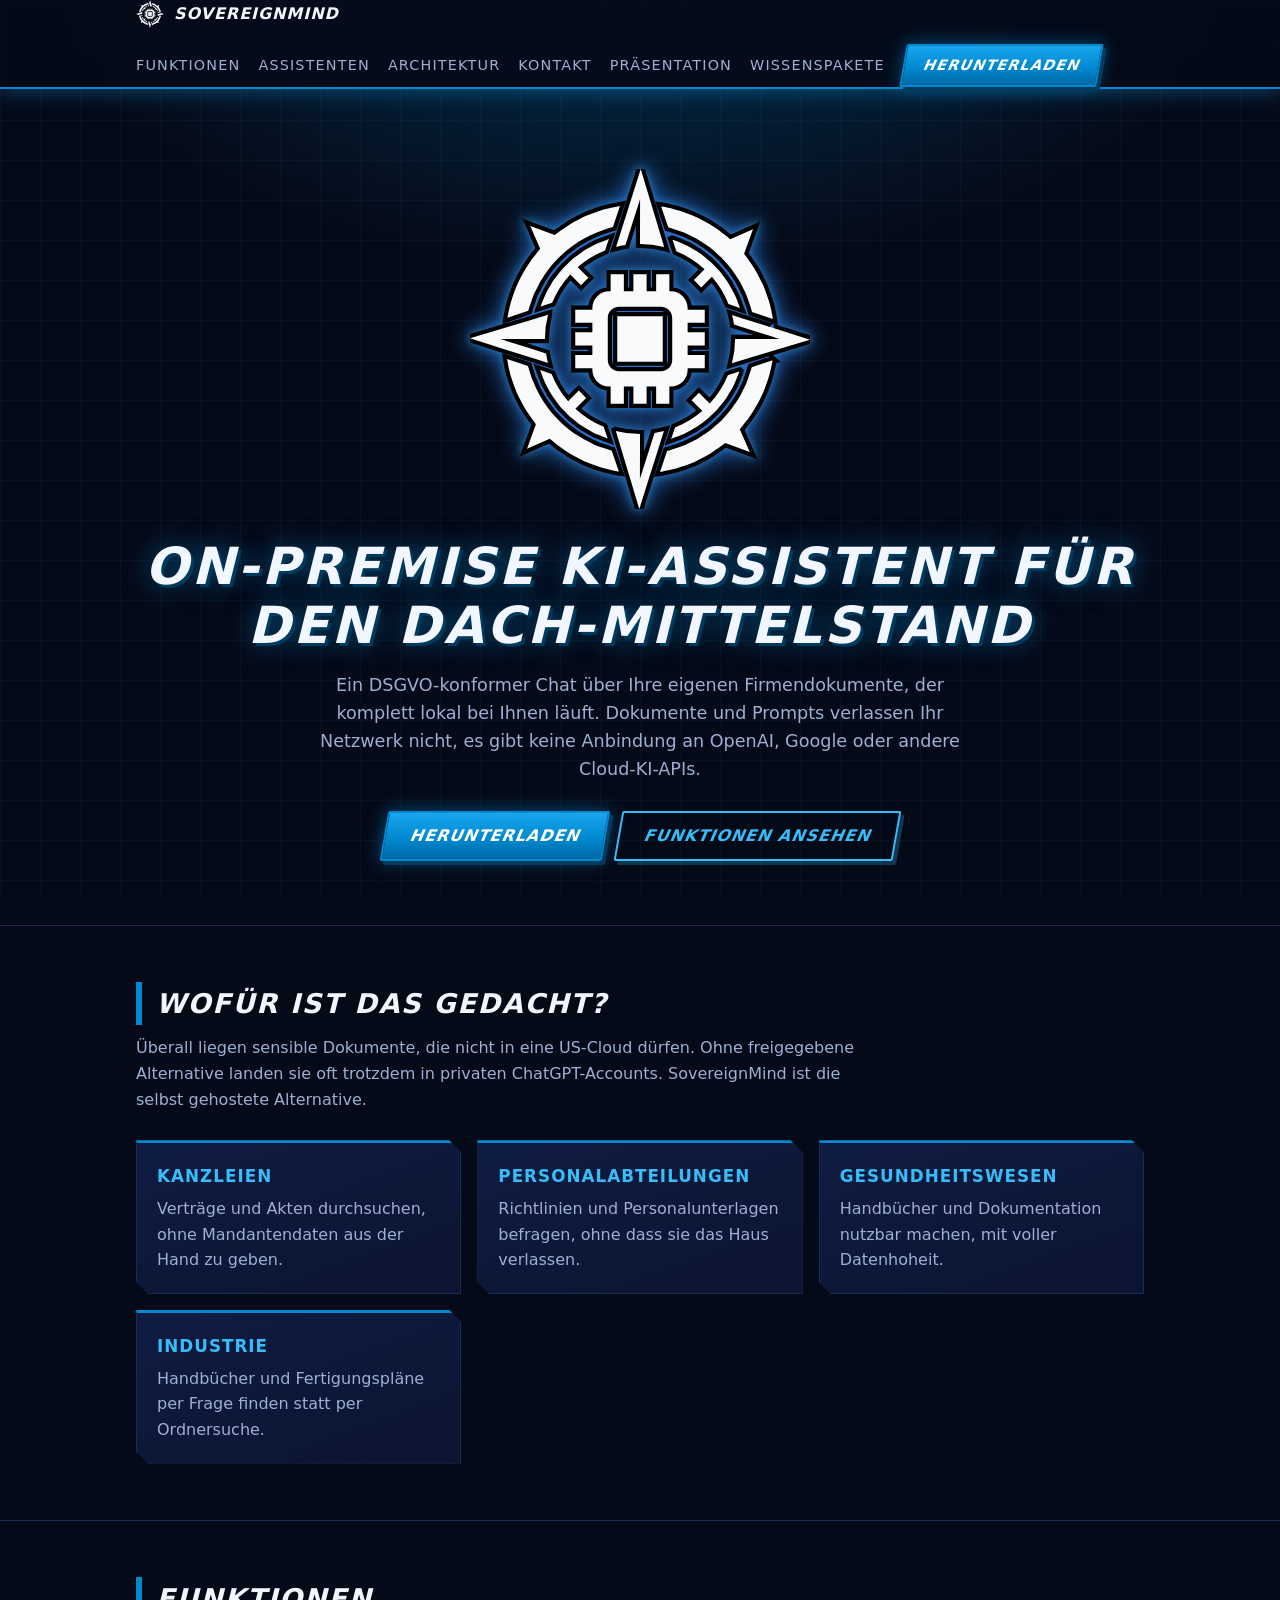
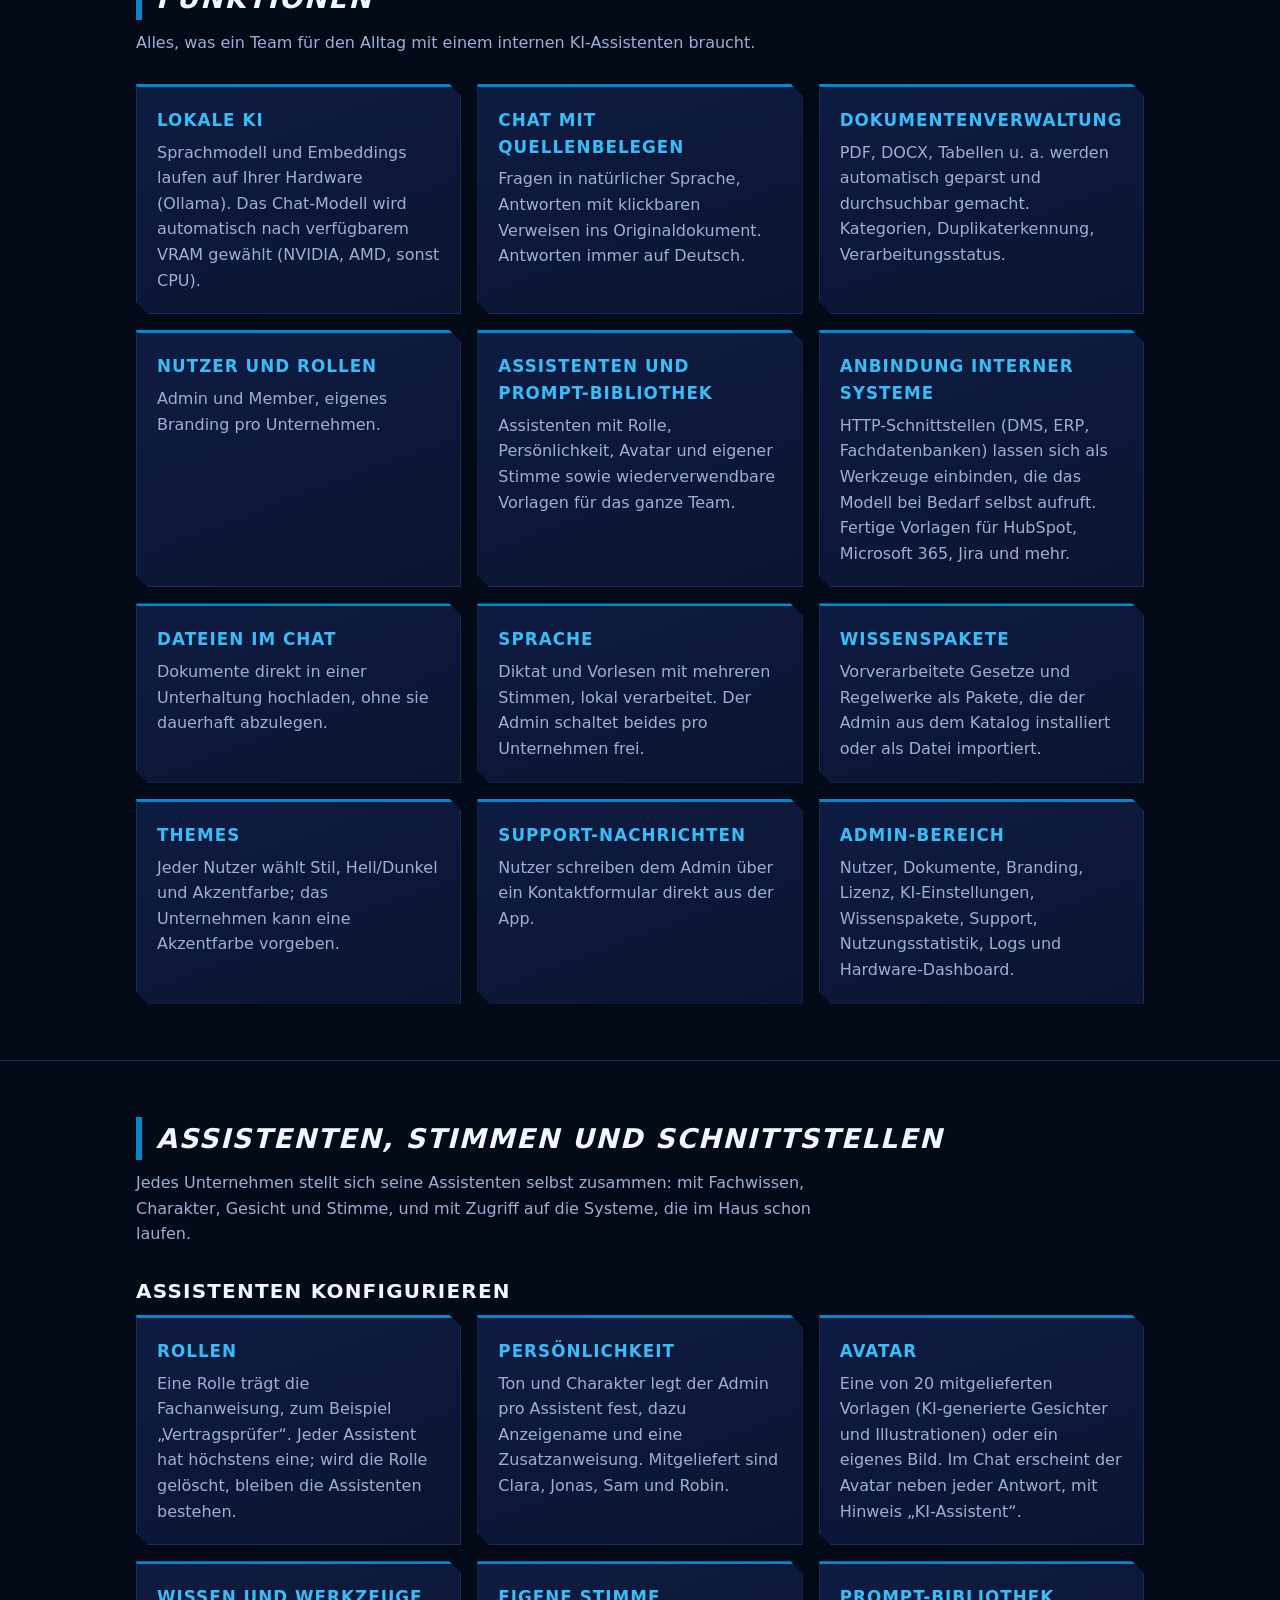
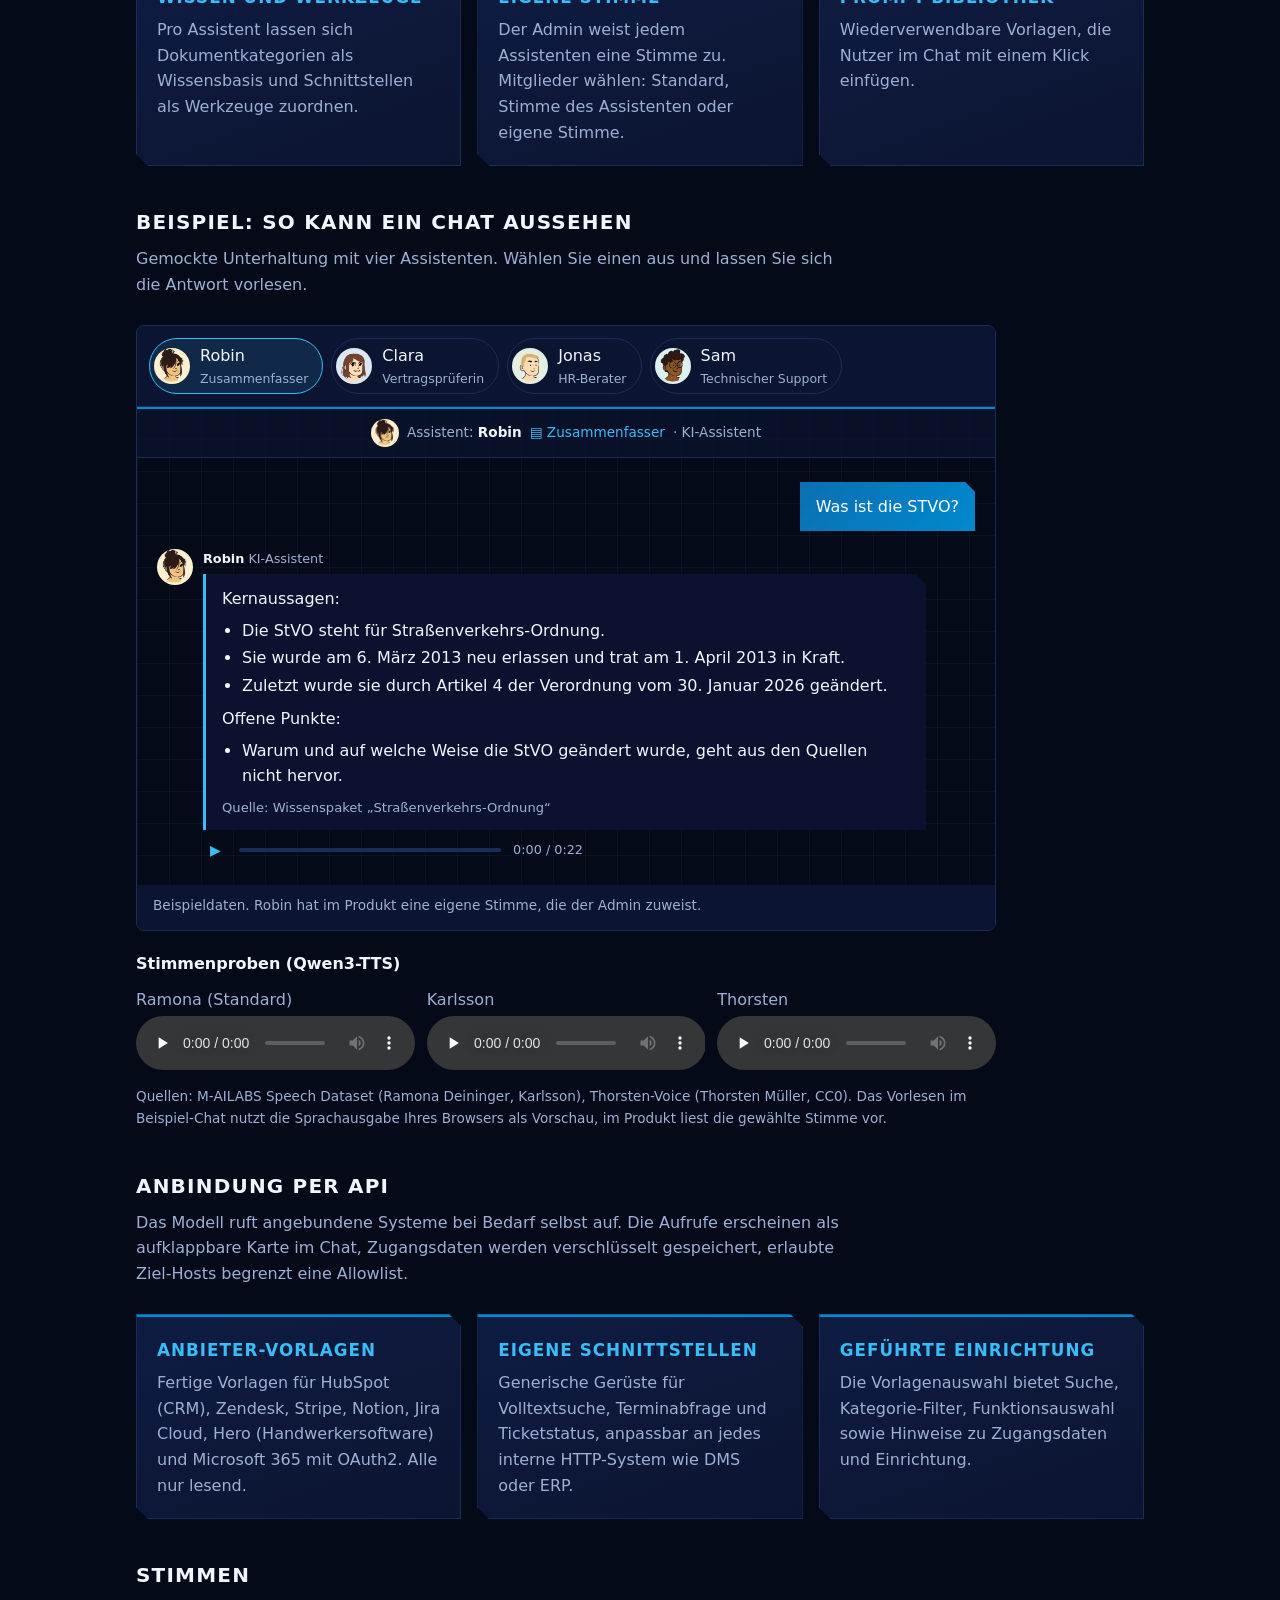
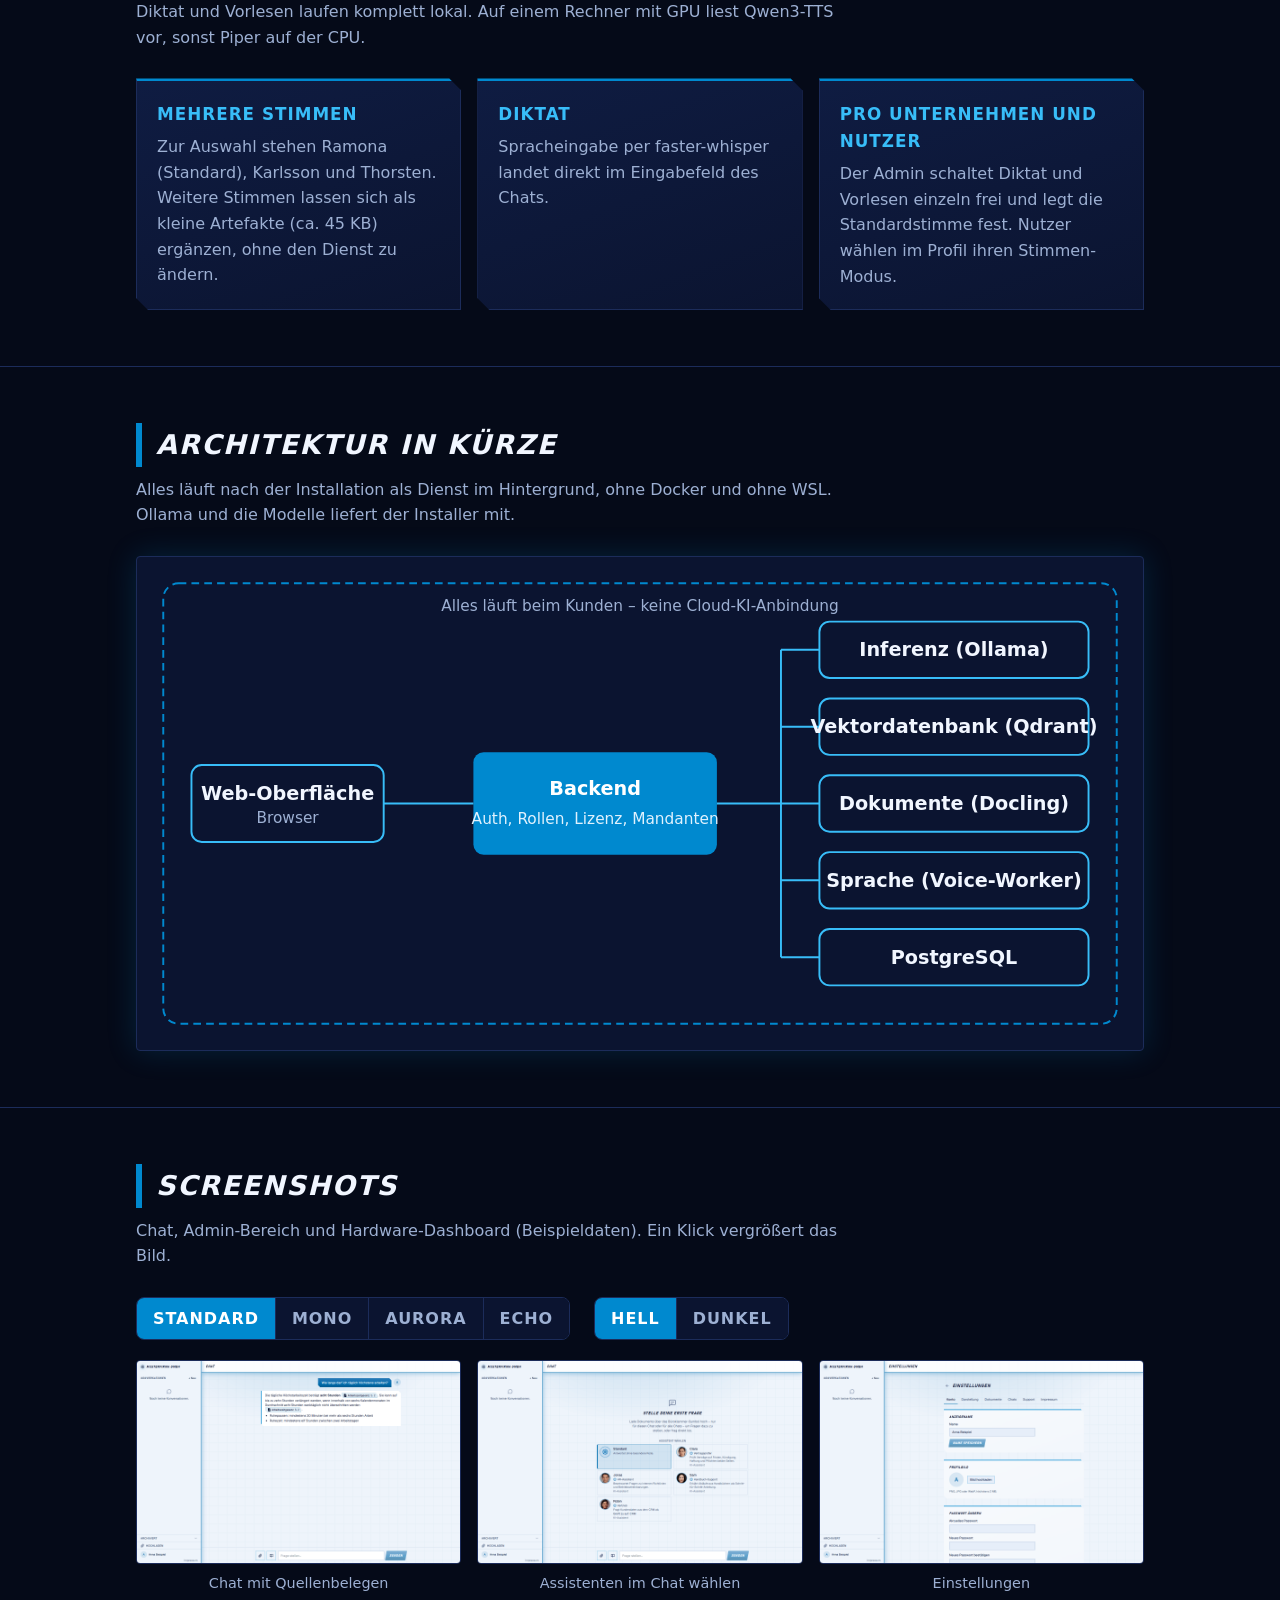
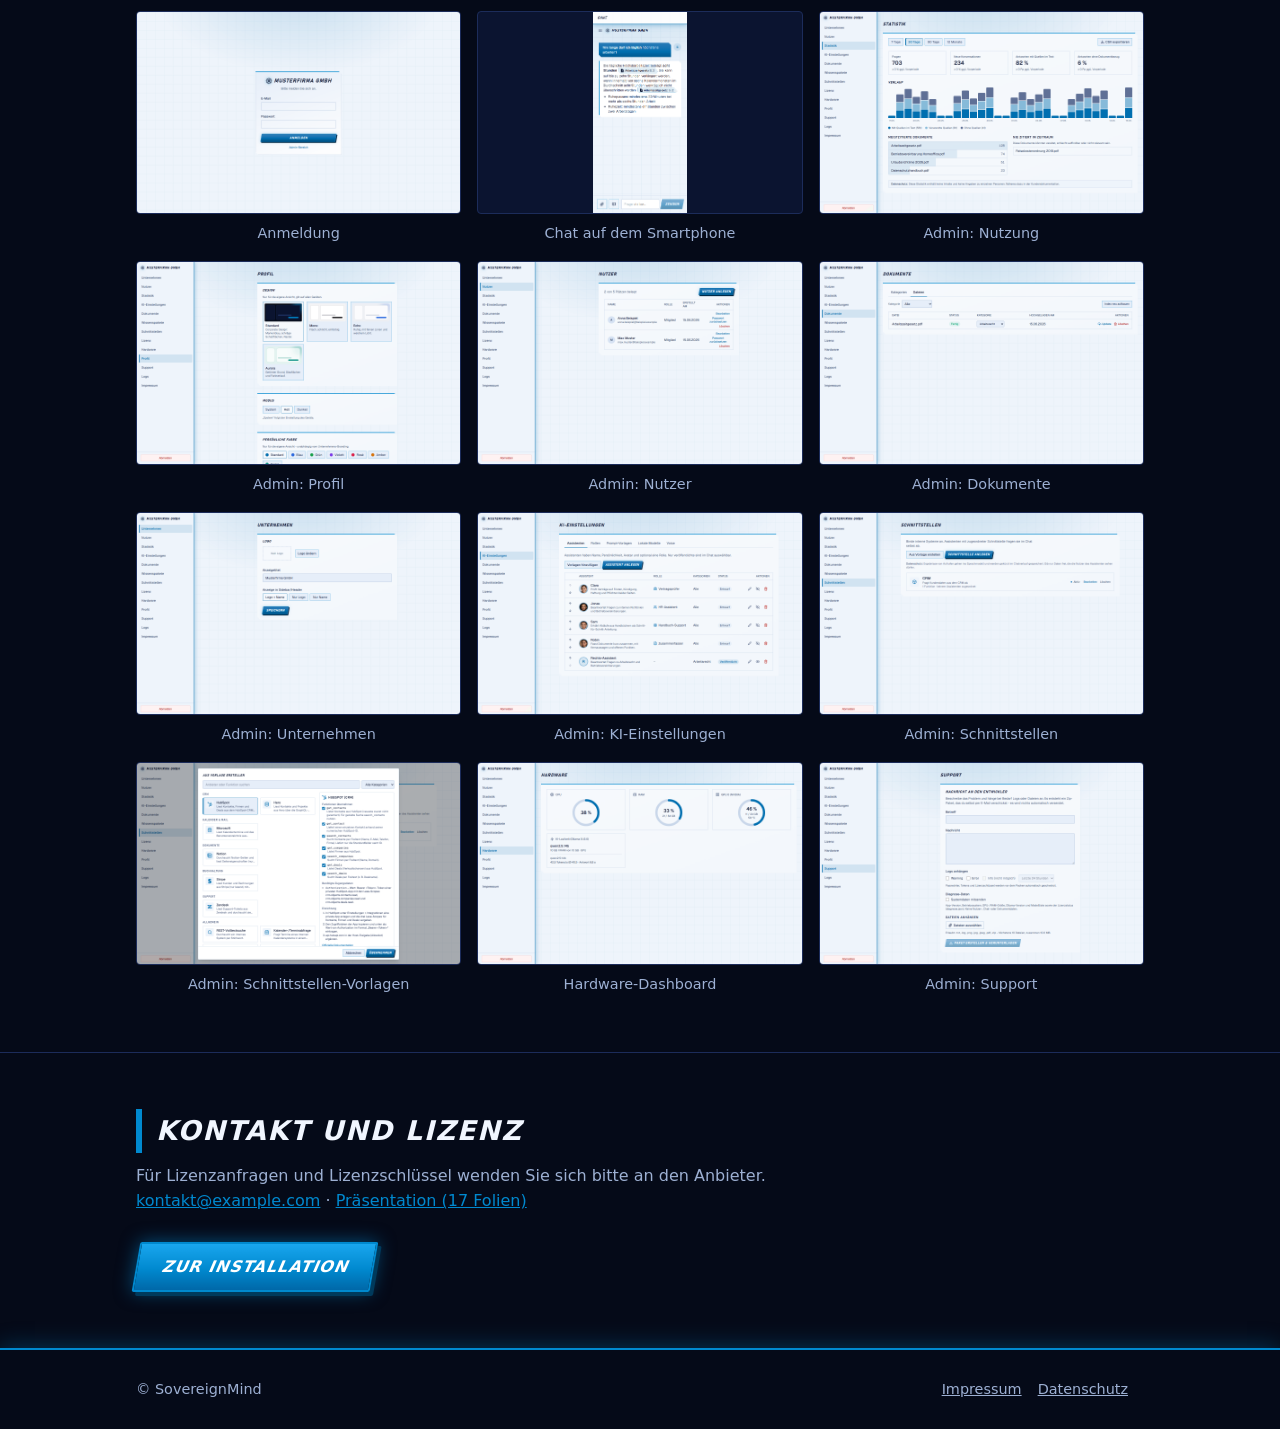
<file: index.html>
<!doctype html>
<html lang="de">
<head>
  <meta charset="utf-8">
  <meta name="viewport" content="width=device-width, initial-scale=1">
  <title>SovereignMind – On-Premise KI-Assistent</title>
  <meta name="description" content="DSGVO-konformer KI-Assistent über die eigenen Firmendokumente, der komplett lokal beim Kunden läuft. Für den DACH-Mittelstand.">
  <link rel="icon" href="assets/logo.svg" type="image/svg+xml">
  <link rel="stylesheet" href="assets/style.css">
  <link rel="stylesheet" href="assets/demo.css">
</head>
<body>
  <a class="skip" href="#main">Zum Inhalt</a>
  <header class="site">
    <div class="wrap">
      <a class="brand" href="index.html"><img src="assets/logo.svg" alt="" width="28" height="28">SovereignMind</a>
      <nav class="main" aria-label="Hauptnavigation">
        <a href="#funktionen">Funktionen</a>
        <a href="#assistenten">Assistenten</a>
        <a href="#architektur">Architektur</a>
        <a href="#kontakt">Kontakt</a>
        <a href="praesentation/index.html">Präsentation</a>
        <a href="wissenspakete.html">Wissenspakete</a>
        <a class="btn" href="download.html">Herunterladen</a>
      </nav>
    </div>
  </header>

  <main id="main">
    <section class="hero">
      <div class="wrap">
        <img class="hero-logo" src="assets/logo-outline.svg" alt="SovereignMind Logo">
        <h1>On-Premise KI-Assistent für den DACH-Mittelstand</h1>
        <p>Ein DSGVO-konformer Chat über Ihre eigenen Firmendokumente, der komplett lokal bei Ihnen läuft.
          Dokumente und Prompts verlassen Ihr Netzwerk nicht, es gibt keine Anbindung an OpenAI, Google oder andere Cloud-KI-APIs.</p>
        <div class="actions">
          <a class="btn" href="download.html">Herunterladen</a>
          <a class="btn secondary" href="#funktionen">Funktionen ansehen</a>
        </div>
        <p class="version" data-version hidden></p>
      </div>
    </section>

    <section class="block" id="problem">
      <div class="wrap">
        <h2>Wofür ist das gedacht?</h2>
        <p class="lead">Überall liegen sensible Dokumente, die nicht in eine US-Cloud dürfen. Ohne freigegebene Alternative
          landen sie oft trotzdem in privaten ChatGPT-Accounts. SovereignMind ist die selbst gehostete Alternative.</p>
        <div class="grid">
          <div class="card"><h3>Kanzleien</h3><p>Verträge und Akten durchsuchen, ohne Mandantendaten aus der Hand zu geben.</p></div>
          <div class="card"><h3>Personalabteilungen</h3><p>Richtlinien und Personalunterlagen befragen, ohne dass sie das Haus verlassen.</p></div>
          <div class="card"><h3>Gesundheitswesen</h3><p>Handbücher und Dokumentation nutzbar machen, mit voller Datenhoheit.</p></div>
          <div class="card"><h3>Industrie</h3><p>Handbücher und Fertigungspläne per Frage finden statt per Ordnersuche.</p></div>
        </div>
      </div>
    </section>

    <section class="block" id="funktionen">
      <div class="wrap">
        <h2>Funktionen</h2>
        <p class="lead">Alles, was ein Team für den Alltag mit einem internen KI-Assistenten braucht.</p>
        <div class="grid">
          <div class="card"><h3>Lokale KI</h3><p>Sprachmodell und Embeddings laufen auf Ihrer Hardware (Ollama). Das Chat-Modell wird automatisch nach verfügbarem VRAM gewählt (NVIDIA, AMD, sonst CPU).</p></div>
          <div class="card"><h3>Chat mit Quellenbelegen</h3><p>Fragen in natürlicher Sprache, Antworten mit klickbaren Verweisen ins Originaldokument. Antworten immer auf Deutsch.</p></div>
          <div class="card"><h3>Dokumentenverwaltung</h3><p>PDF, DOCX, Tabellen u. a. werden automatisch geparst und durchsuchbar gemacht. Kategorien, Duplikaterkennung, Verarbeitungsstatus.</p></div>
          <div class="card"><h3>Nutzer und Rollen</h3><p>Admin und Member, eigenes Branding pro Unternehmen.</p></div>
          <div class="card"><h3>Assistenten und Prompt-Bibliothek</h3><p>Assistenten mit Rolle, Persönlichkeit, Avatar und eigener Stimme sowie wiederverwendbare Vorlagen für das ganze Team.</p></div>
          <div class="card"><h3>Anbindung interner Systeme</h3><p>HTTP-Schnittstellen (DMS, ERP, Fachdatenbanken) lassen sich als Werkzeuge einbinden, die das Modell bei Bedarf selbst aufruft. Fertige Vorlagen für HubSpot, Microsoft 365, Jira und mehr.</p></div>
          <div class="card"><h3>Dateien im Chat</h3><p>Dokumente direkt in einer Unterhaltung hochladen, ohne sie dauerhaft abzulegen.</p></div>
          <div class="card"><h3>Sprache</h3><p>Diktat und Vorlesen mit mehreren Stimmen, lokal verarbeitet. Der Admin schaltet beides pro Unternehmen frei.</p></div>
          <div class="card"><h3>Wissenspakete</h3><p>Vorverarbeitete Gesetze und Regelwerke als Pakete, die der Admin aus dem Katalog installiert oder als Datei importiert.</p></div>
          <div class="card"><h3>Themes</h3><p>Jeder Nutzer wählt Stil, Hell/Dunkel und Akzentfarbe; das Unternehmen kann eine Akzentfarbe vorgeben.</p></div>
          <div class="card"><h3>Support-Nachrichten</h3><p>Nutzer schreiben dem Admin über ein Kontaktformular direkt aus der App.</p></div>
          <div class="card"><h3>Admin-Bereich</h3><p>Nutzer, Dokumente, Branding, Lizenz, KI-Einstellungen, Wissenspakete, Support, Nutzungsstatistik, Logs und Hardware-Dashboard.</p></div>
        </div>
      </div>
    </section>

    <section class="block" id="assistenten">
      <div class="wrap">
        <h2>Assistenten, Stimmen und Schnittstellen</h2>
        <p class="lead">Jedes Unternehmen stellt sich seine Assistenten selbst zusammen: mit Fachwissen, Charakter, Gesicht und Stimme, und mit Zugriff auf die Systeme, die im Haus schon laufen.</p>

        <h3 class="sub">Assistenten konfigurieren</h3>
        <div class="grid">
          <div class="card"><h3>Rollen</h3><p>Eine Rolle trägt die Fachanweisung, zum Beispiel „Vertragsprüfer“. Jeder Assistent hat höchstens eine; wird die Rolle gelöscht, bleiben die Assistenten bestehen.</p></div>
          <div class="card"><h3>Persönlichkeit</h3><p>Ton und Charakter legt der Admin pro Assistent fest, dazu Anzeigename und eine Zusatzanweisung. Mitgeliefert sind Clara, Jonas, Sam und Robin.</p></div>
          <div class="card"><h3>Avatar</h3><p>Eine von 20 mitgelieferten Vorlagen (KI-generierte Gesichter und Illustrationen) oder ein eigenes Bild. Im Chat erscheint der Avatar neben jeder Antwort, mit Hinweis „KI-Assistent“.</p></div>
          <div class="card"><h3>Wissen und Werkzeuge</h3><p>Pro Assistent lassen sich Dokumentkategorien als Wissensbasis und Schnittstellen als Werkzeuge zuordnen.</p></div>
          <div class="card"><h3>Eigene Stimme</h3><p>Der Admin weist jedem Assistenten eine Stimme zu. Mitglieder wählen: Standard, Stimme des Assistenten oder eigene Stimme.</p></div>
          <div class="card"><h3>Prompt-Bibliothek</h3><p>Wiederverwendbare Vorlagen, die Nutzer im Chat mit einem Klick einfügen.</p></div>
        </div>

        <h3 class="sub">Beispiel: So kann ein Chat aussehen</h3>
        <p class="lead">Gemockte Unterhaltung mit vier Assistenten. Wählen Sie einen aus und lassen Sie sich die Antwort vorlesen.</p>
        <div class="demo" data-demo>
          <div class="demo-tabs" role="tablist" aria-label="Assistent wählen"></div>
          <div class="demo-chat" aria-live="polite"></div>
          <p class="demo-note" data-demo-note></p>
        </div>
        <div class="voices">
          <h4>Stimmenproben (Qwen3-TTS)</h4>
          <div class="voice-row">
            <figure><figcaption>Ramona (Standard)</figcaption><audio controls preload="none" src="assets/voices/ramona.wav"></audio></figure>
            <figure><figcaption>Karlsson</figcaption><audio controls preload="none" src="assets/voices/karlsson.wav"></audio></figure>
            <figure><figcaption>Thorsten</figcaption><audio controls preload="none" src="assets/voices/thorsten.wav"></audio></figure>
          </div>
          <p class="demo-note">Quellen: M-AILABS Speech Dataset (Ramona Deininger, Karlsson), Thorsten-Voice (Thorsten Müller, CC0). Das Vorlesen im Beispiel-Chat nutzt die Sprachausgabe Ihres Browsers als Vorschau, im Produkt liest die gewählte Stimme vor.</p>
        </div>

        <h3 class="sub">Anbindung per API</h3>
        <p class="lead">Das Modell ruft angebundene Systeme bei Bedarf selbst auf. Die Aufrufe erscheinen als aufklappbare Karte im Chat, Zugangsdaten werden verschlüsselt gespeichert, erlaubte Ziel-Hosts begrenzt eine Allowlist.</p>
        <div class="grid">
          <div class="card"><h3>Anbieter-Vorlagen</h3><p>Fertige Vorlagen für HubSpot (CRM), Zendesk, Stripe, Notion, Jira Cloud, Hero (Handwerkersoftware) und Microsoft 365 mit OAuth2. Alle nur lesend.</p></div>
          <div class="card"><h3>Eigene Schnittstellen</h3><p>Generische Gerüste für Volltextsuche, Terminabfrage und Ticketstatus, anpassbar an jedes interne HTTP-System wie DMS oder ERP.</p></div>
          <div class="card"><h3>Geführte Einrichtung</h3><p>Die Vorlagenauswahl bietet Suche, Kategorie-Filter, Funktionsauswahl sowie Hinweise zu Zugangsdaten und Einrichtung.</p></div>
        </div>

        <h3 class="sub">Stimmen</h3>
        <p class="lead">Diktat und Vorlesen laufen komplett lokal. Auf einem Rechner mit GPU liest Qwen3-TTS vor, sonst Piper auf der CPU.</p>
        <div class="grid">
          <div class="card"><h3>Mehrere Stimmen</h3><p>Zur Auswahl stehen Ramona (Standard), Karlsson und Thorsten. Weitere Stimmen lassen sich als kleine Artefakte (ca. 45 KB) ergänzen, ohne den Dienst zu ändern.</p></div>
          <div class="card"><h3>Diktat</h3><p>Spracheingabe per faster-whisper landet direkt im Eingabefeld des Chats.</p></div>
          <div class="card"><h3>Pro Unternehmen und Nutzer</h3><p>Der Admin schaltet Diktat und Vorlesen einzeln frei und legt die Standardstimme fest. Nutzer wählen im Profil ihren Stimmen-Modus.</p></div>
        </div>
      </div>
    </section>

    <section class="block" id="architektur">
      <div class="wrap">
        <h2>Architektur in Kürze</h2>
        <p class="lead">Alles läuft nach der Installation als Dienst im Hintergrund, ohne Docker und ohne WSL. Ollama und die Modelle liefert der Installer mit.</p>
        <div class="arch"><img src="assets/architektur.svg" alt="Web-Oberfläche greift auf das Backend zu; das Backend nutzt Inferenz, Vektordatenbank, Dokumentenverarbeitung, Sprache und PostgreSQL." width="760" height="360"></div>
      </div>
    </section>

    <section class="block" id="screenshots">
      <div class="wrap">
        <h2>Screenshots</h2>
        <p class="lead">Chat, Admin-Bereich und Hardware-Dashboard (Beispieldaten). Ein Klick vergrößert das Bild.</p>
        <div class="gallery-controls" data-gallery-controls hidden>
          <div class="seg" role="group" aria-label="Design">
            <button type="button" data-variant="standard">Standard</button>
            <button type="button" data-variant="mono">Mono</button>
            <button type="button" data-variant="aurora">Aurora</button>
            <button type="button" data-variant="echo">Echo</button>
          </div>
          <div class="seg" role="group" aria-label="Farbschema">
            <button type="button" data-theme="light">Hell</button>
            <button type="button" data-theme="dark">Dunkel</button>
          </div>
        </div>
        <div class="shots" data-gallery>
          <figure class="shot">
            <a href="assets/screenshots/standard/light/chat.png" target="_blank" rel="noopener"><img src="assets/screenshots/standard/light/chat.png" alt="Chat mit Antwort und Quellenangabe" width="1440" height="900" loading="lazy"></a>
            <figcaption>Chat mit Quellenbelegen</figcaption>
          </figure>
          <figure class="shot">
            <a href="assets/screenshots/standard/light/admin-nutzung.png" target="_blank" rel="noopener"><img src="assets/screenshots/standard/light/admin-nutzung.png" alt="Admin-Bereich: Nutzungsstatistik" width="1440" height="900" loading="lazy"></a>
            <figcaption>Admin: Nutzung</figcaption>
          </figure>
          <figure class="shot">
            <a href="assets/screenshots/standard/light/admin-hardware.png" target="_blank" rel="noopener"><img src="assets/screenshots/standard/light/admin-hardware.png" alt="Admin-Bereich: Hardware-Dashboard" width="1440" height="900" loading="lazy"></a>
            <figcaption>Hardware-Dashboard</figcaption>
          </figure>
        </div>
      </div>
    </section>

    <dialog class="lightbox" data-lightbox aria-label="Screenshot-Ansicht">
      <button type="button" class="lb-close" data-lb="close" aria-label="Schließen">×</button>
      <button type="button" class="lb-nav lb-prev" data-lb="prev" aria-label="Vorheriges Bild">‹</button>
      <figure>
        <img alt="" data-lb-img>
        <figcaption data-lb-cap></figcaption>
      </figure>
      <button type="button" class="lb-nav lb-next" data-lb="next" aria-label="Nächstes Bild">›</button>
    </dialog>

    <section class="block" id="kontakt">
      <div class="wrap">
        <h2>Kontakt und Lizenz</h2>
        <p class="lead">Für Lizenzanfragen und Lizenzschlüssel wenden Sie sich bitte an den Anbieter.
          <!-- TODO: Kontaktweg eintragen --> <a href="mailto:kontakt@example.com">kontakt@example.com</a>
          · <a href="praesentation/index.html">Präsentation (17 Folien)</a></p>
        <a class="btn" href="download.html">Zur Installation</a>
      </div>
    </section>
  </main>

  <footer class="site">
    <div class="wrap">
      <span>© SovereignMind</span>
      <span><a href="impressum.html">Impressum</a><a href="datenschutz.html">Datenschutz</a></span>
    </div>
  </footer>
  <script src="assets/app.js" defer></script>
  <script src="assets/demo.js" defer></script>
</body>
</html>
</file>
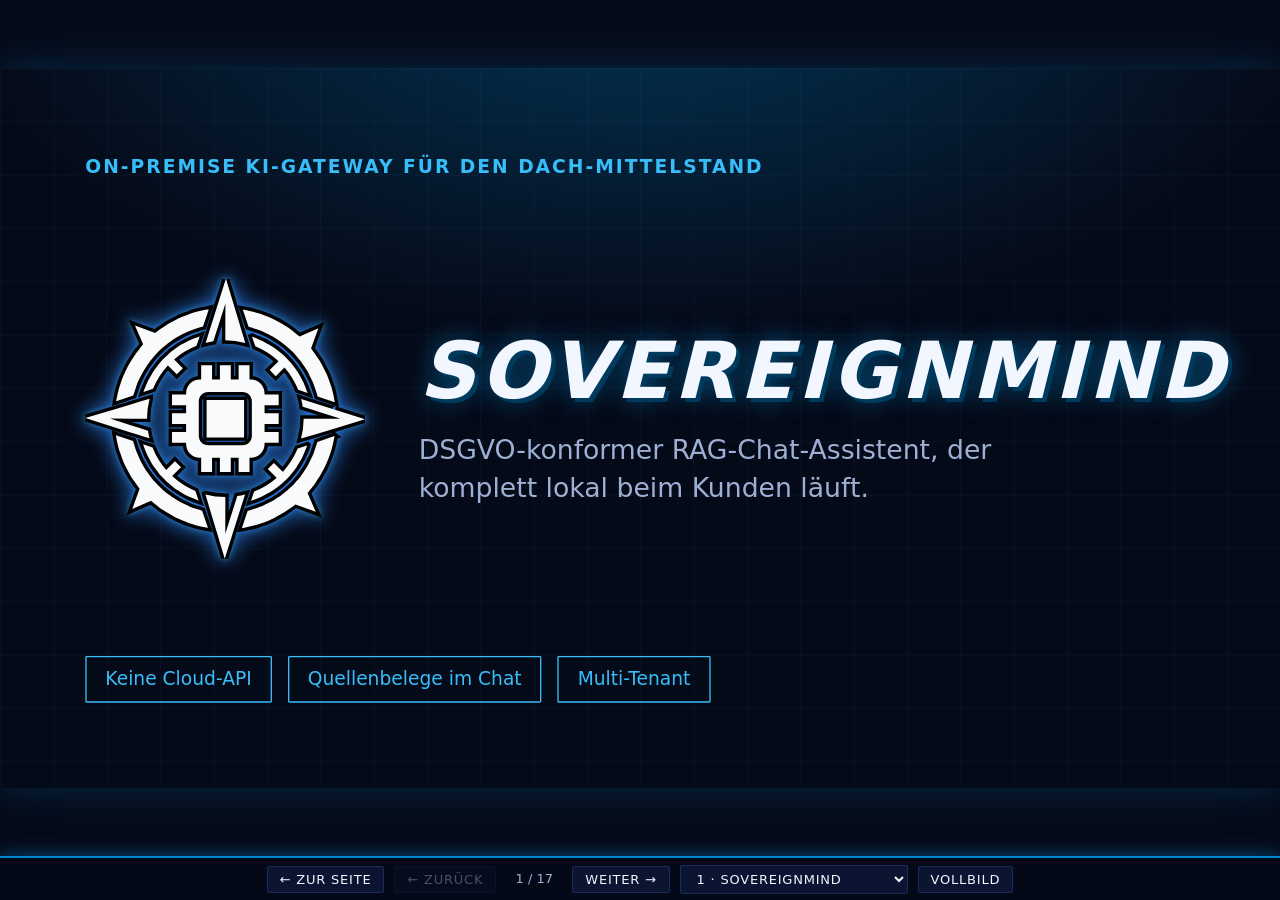
<file: praesentation/index.html>
<!doctype html>
<html lang="de">
<head>
<meta charset="utf-8">
<meta name="viewport" content="width=device-width, initial-scale=1">
<title>SovereignMind – Präsentation</title>
<meta name="description" content="Kurzvorstellung von SovereignMind: Problem, Lösung, Architektur, Funktionen, Tech-Stack und Geschäftsmodell.">
<link rel="icon" href="../assets/logo.svg" type="image/svg+xml">
<link rel="stylesheet" href="site.css">
</head>
<body>
<main id="stage">

<!-- 1 Titel -->
<section class="slide cover" data-title="SovereignMind">
  <p class="eyebrow">On-Premise KI-Gateway für den DACH-Mittelstand</p>
  <div class="cover-main">
    <img src="../assets/logo-outline.svg" alt="SovereignMind Logo">
    <div>
      <h1>SovereignMind</h1>
      <p class="lead">DSGVO-konformer RAG-Chat-Assistent, der komplett lokal beim Kunden läuft.</p>
    </div>
  </div>
  <div class="pills"><span class="pill">Keine Cloud-API</span><span class="pill">Quellenbelege im Chat</span><span class="pill">Multi-Tenant</span></div>
</section>

<!-- 2 Problem -->
<section class="slide" data-title="Ausgangslage">
  <div class="head"><p class="eyebrow">Ausgangslage</p><h2>Sensible Dokumente gehören nicht in die US-Cloud</h2></div>
  <p class="lead">Verträge, Handbücher, Personalakten: Firmen dürfen sie nicht an OpenAI oder Google geben. Ohne Alternative nutzen Mitarbeiter heimlich private ChatGPT-Accounts.</p>
  <div class="row">
    <div class="card"><h3>Kanzleien</h3><p>Mandantenakten unterliegen dem Berufsgeheimnis.</p></div>
    <div class="card"><h3>Personal</h3><p>Bewerber- und Mitarbeiterdaten sind besonders sensibel.</p></div>
    <div class="card"><h3>Gesundheit</h3><p>Patientendaten unterliegen strengen Schutzpflichten.</p></div>
    <div class="card"><h3>Industrie</h3><p>Fertigungspläne und Betriebsgeheimnisse dürfen nicht abfließen.</p></div>
  </div>
</section>

<!-- 3 Lösung -->
<section class="slide statement" data-title="Die Lösung">
  <p class="eyebrow">Die Lösung</p>
  <h2>Kein Dokument, keine Anfrage verlässt das lokale Netz.</h2>
  <p class="sub">Schlüsselfertig, selbst gehostet, auf der Hardware des Kunden.</p>
</section>

<!-- 4 Architektur -->
<section class="slide" data-title="Architektur" style="gap:28px">
  <div class="head"><p class="eyebrow">Architektur</p><h2>Ein Gateway, fünf lokale Dienste</h2></div>
  <div class="stackcol">
    <div class="box"><h3>Next.js Frontend</h3><p>Chat-UI mit Streaming (HTTP/SSE)</p></div>
    <div class="arrow">↓</div>
    <div class="box hi"><h3>C# Backend (Gateway)</h3><p>Auth/RBAC, Lizenz, Tenants, RAG-Orchestrierung</p></div>
    <div class="arrow">↓</div>
  </div>
  <div class="row">
    <div class="card tight"><h3>Inferenz</h3><p>Ollama, nativ auf dem Host</p></div>
    <div class="card tight"><h3>Qdrant</h3><p>Vektorsuche</p></div>
    <div class="card tight"><h3>Ingestion</h3><p>Docling (Python)</p></div>
    <div class="card tight"><h3>Voice</h3><p>faster-whisper, Piper, Qwen3-TTS</p></div>
    <div class="card tight"><h3>PostgreSQL</h3><p>Tenants, Nutzer, Dokumente, Lizenz</p></div>
  </div>
</section>

<!-- 5 Datenflüsse -->
<section class="slide alt" data-title="Datenflüsse">
  <div class="head"><p class="eyebrow">Datenflüsse</p><h2>Vom Dokument zur belegten Antwort</h2></div>
  <div class="row">
    <div class="card"><p class="num sm">1</p><h3 class="w">Ingestion</h3><p>Upload, Parsing mit Docling, Chunking, Embedding, Speichern in Qdrant. Duplikate erkennt ein Inhalts-Hash.</p></div>
    <div class="card"><p class="num sm">2</p><h3 class="w">Query</h3><p>Frage embedden, Qdrant-Suche, Prompt mit Treffern, Streaming-Antwort auf Deutsch mit klickbaren Quellenzitaten.</p></div>
    <div class="card"><p class="num sm">3</p><h3 class="w">Sprache</h3><p>Diktat per faster-whisper ins Eingabefeld, Antworten per Piper oder Qwen3-TTS vorlesen.</p></div>
  </div>
</section>

<!-- 6 Funktionen -->
<section class="slide" data-title="Funktionen" style="gap:32px">
  <div class="head"><p class="eyebrow">Funktionen</p><h2>Mehr als ein Chatfenster</h2></div>
  <div class="row">
    <div class="card"><h3>Gesprächsverlauf</h3><p>Folgefragen werden vor der Suche zu eigenständigen Anfragen umformuliert.</p></div>
    <div class="card"><h3>Assistenten</h3><p>Rolle, Persönlichkeit, Avatar, Stimme, Kategorie-Filter und Schnittstellen pro Assistent.</p></div>
    <div class="card"><h3>Prompt-Bibliothek</h3><p>Wiederverwendbare Vorlagen, direkt im Chat wählbar.</p></div>
  </div>
  <div class="row">
    <div class="card"><h3>Schnittstellen</h3><p>Das Modell ruft interne HTTP-Systeme und Anbieter-APIs selbst auf.</p></div>
    <div class="card"><h3>Chat-Uploads</h3><p>Dateien in einer Konversation durchsuchen, ohne sie dauerhaft abzulegen.</p></div>
    <div class="card"><h3>Sprache</h3><p>Diktat und Vorlesen mit mehreren Stimmen, pro Tenant freigeschaltet.</p></div>
  </div>
</section>

<!-- 7 Assistenten -->
<section class="slide alt" data-title="Assistenten">
  <div class="head"><p class="eyebrow">Assistenten</p><h2>Jeder Assistent mit Rolle, Charakter und Gesicht</h2></div>
  <div class="row">
    <div class="card"><h3>Rolle</h3><p>Die Fachanweisung, z. B. „Vertragsprüfer“. Ein Assistent hat höchstens eine Rolle.</p></div>
    <div class="card"><h3>Persönlichkeit</h3><p>Ton und Charakter, Anzeigename und Zusatzanweisung. Mitgeliefert: Clara, Jonas, Sam, Robin.</p></div>
    <div class="card"><h3>Avatar</h3><p>20 Vorlagen oder eigenes Bild, im Chat mit Hinweis „KI-Assistent“.</p></div>
    <div class="card"><h3>Wissen &amp; Werkzeuge</h3><p>Kategorien als Wissensbasis, Schnittstellen als Werkzeuge, eigene Stimme.</p></div>
  </div>
</section>

<!-- 8 Schnittstellen -->
<section class="slide" data-title="Schnittstellen">
  <div class="head"><p class="eyebrow">Schnittstellen</p><h2>Anbindung per API, vom Modell selbst aufgerufen</h2></div>
  <div class="row">
    <div class="card" style="gap:20px;padding:48px"><p class="tag">Anbieter-Vorlagen</p><h3 class="big">Fertig konfiguriert</h3>
      <ul><li>HubSpot, Zendesk, Stripe, Notion, Jira Cloud</li><li>Hero (Handwerkersoftware)</li><li>Microsoft 365 mit OAuth2</li><li>Alle nur lesend</li></ul></div>
    <div class="card" style="gap:20px;padding:48px"><p class="tag">Eigene Systeme</p><h3 class="big">DMS, ERP, Fachdatenbanken</h3>
      <ul><li>Generische Gerüste für Suche, Termine, Tickets</li><li>Aufrufe als aufklappbare Karte im Chat</li><li>Secrets verschlüsselt, Ziel-Hosts per Allowlist</li></ul></div>
  </div>
</section>

<!-- 9 Stimmen -->
<section class="slide alt" data-title="Stimmen">
  <div class="head"><p class="eyebrow">Stimmen</p><h2>Vorlesen und Diktat, komplett lokal</h2></div>
  <div class="row">
    <div class="card"><p class="num sm">3</p><h3 class="w">Stimmen</h3><p>Ramona (Standard), Karlsson und Thorsten. Neue Stimmen sind kleine Artefakte von ca. 45 KB.</p></div>
    <div class="card"><p class="num sm">GPU</p><h3 class="w">Qwen3-TTS</h3><p>Mit GPU natürliche Stimmen, ohne GPU liest Piper auf der CPU vor.</p></div>
    <div class="card"><h3>Pro Assistent</h3><p>Der Admin weist jedem Assistenten eine Stimme zu. Mitglieder wählen Standard, Assistent oder eigene Stimme.</p></div>
    <div class="card"><h3>Diktat</h3><p>faster-whisper schreibt die Sprache direkt ins Eingabefeld.</p></div>
  </div>
</section>

<!-- Erweiterungen -->
<section class="slide alt" data-title="Erweiterungen">
  <div class="head"><p class="eyebrow">Erweiterungen</p><h2>Wissenspakete, Themes und Support</h2></div>
  <div class="row">
    <div class="card"><h3>Wissenspakete</h3><p>Vorverarbeitete Gesetze und Regelwerke als Pakete. Der Admin installiert sie aus dem Katalog oder importiert eine Datei.</p></div>
    <div class="card"><h3>Themes</h3><p>Jeder Nutzer wählt Stil, Hell oder Dunkel und Akzentfarbe. Das Unternehmen kann eine Akzentfarbe vorgeben.</p></div>
    <div class="card"><h3>Support</h3><p>Nutzer schreiben dem Admin über ein Kontaktformular, der Admin sieht Posteingang und Diagnose.</p></div>
  </div>
</section>

<!-- 8 Betrieb -->
<section class="slide" data-title="Betrieb">
  <div class="head"><p class="eyebrow">Betrieb</p><h2>Verwaltung für Admins</h2></div>
  <div class="row">
    <div class="card"><h3>Multi-Tenant</h3><p>Eigenes Branding je Unternehmen, Rollen Admin und Member, Lizenz als signiertes Token.</p></div>
    <div class="card"><h3>Dokumente</h3><p>Kategorien und Verarbeitungsstatus pro Dokument, Sprung vom Fehler zum Log-Eintrag.</p></div>
    <div class="card"><h3>Hardware</h3><p>Dashboard für CPU, RAM, GPU und Temperatur; unter Windows mit Companion-Agent.</p></div>
    <div class="card"><h3>Statistik</h3><p>Anonyme Nutzungsdaten mit CSV-Export, Log-Ansicht mit Aufbewahrung.</p></div>
  </div>
</section>

<!-- 9 Tech-Stack -->
<section class="slide alt" data-title="Tech-Stack" style="gap:36px">
  <div class="head"><p class="eyebrow">Tech-Stack</p><h2>Bewährte Bausteine</h2></div>
  <table class="t">
    <tr><th>Layer</th><th>Wahl</th><th>Warum</th></tr>
    <tr><td>Frontend</td><td>Next.js / React</td><td>Chat-UI mit Streaming</td></tr>
    <tr><td>Backend</td><td>C# ASP.NET Core, MediatR</td><td>Gateway, Auth/RBAC, Multi-Tenant</td></tr>
    <tr><td>Persistenz</td><td>PostgreSQL (EF Core)</td><td>Zugangsdaten werden automatisch erzeugt</td></tr>
    <tr><td>Vektor-DB</td><td>Qdrant</td><td>Guter .NET-Client, REST/gRPC</td></tr>
    <tr><td>Parsing</td><td>Docling (Python)</td><td>Air-Gapped-fähig, Modelle vorgeladen</td></tr>
    <tr><td>Inferenz</td><td>Ollama (nativ)</td><td>Nutzt die GPU über den Host-Treiber</td></tr>
    <tr><td>Voice</td><td>faster-whisper, Piper / Qwen3-TTS</td><td>Diktat und Vorlesen lokal, Freigabe pro Tenant</td></tr>
    <tr><td>Lizenz</td><td>Signierte JWE-Tokens</td><td>Offline-Prüfung, kein Lizenzserver</td></tr>
    <tr><td>Deployment</td><td>Nativer Installer</td><td>Windows-Setup und Linux-.deb, kein Docker</td></tr>
  </table>
</section>

<!-- 10 Inferenz -->
<section class="slide" data-title="Inferenz">
  <div class="head"><p class="eyebrow">Inferenz</p><h2>Ollama läuft nativ auf dem Host</h2></div>
  <div class="row">
    <div class="card" style="gap:20px;padding:48px"><p class="tag">Warum nativ</p><h3 class="big">Direkt auf der GPU</h3>
      <ul><li>Kein Container, kein GPU-Passthrough</li><li>NVIDIA und AMD über den Host-Treiber</li><li>Ohne GPU läuft alles auf der CPU</li></ul></div>
    <div class="card" style="gap:20px;padding:48px"><p class="tag">Im Betrieb</p><h3 class="big">Modelle im Griff</h3>
      <ul><li>Der Installer liefert Ollama und die Modelle mit</li><li>Mehrere Modelle vorhalten, Live-Modellwechsel</li><li>Auswahl nach VRAM, Wechsel durch den Admin</li></ul></div>
  </div>
</section>

<!-- 11 Modelle -->
<section class="slide alt" data-title="Modelle">
  <div class="head"><p class="eyebrow">Modelle</p><h2>Die Modellwahl richtet sich nach dem VRAM</h2></div>
  <div class="row">
    <div class="card" style="gap:12px"><p class="num">14B</p><h3 class="w">Qwen2.5-Instruct</h3><p>Bei ausreichend VRAM, Q4_K_M, gutes Deutsch.</p></div>
    <div class="card" style="gap:12px"><p class="num">7B</p><h3 class="w">Qwen2.5-Instruct</h3><p>Bei wenig VRAM, gleiche Quantisierung.</p></div>
    <div class="card" style="gap:12px"><p class="num">bge-m3</p><h3 class="w">Embeddings</h3><p>Multilingual, eigener Tokenizer fürs Chunking.</p></div>
  </div>
  <p class="lead" style="font-size:32px">Der Katalog liegt in <b style="color:var(--accent-hi)">models.json</b>. Neue Modelle kommen ohne Image-Rebuild dazu, der Admin lädt sie im Tab „Lokale Modelle“.</p>
</section>

<!-- 12 Qualität -->
<section class="slide" data-title="Qualität">
  <div class="head"><p class="eyebrow">Qualität</p><h2>Prüfung bei jedem Push</h2></div>
  <div class="row">
    <div class="card"><h3>Quality Gate</h3><p>Bei Pull Request und Push auf main laufen Backend-Tests mit Coverage-Gate, beide Frontends und die Python-Worker.</p></div>
    <div class="card"><h3>E2E-Tests</h3><p>Playwright-Tests gegen den vollständigen Stack, lokal ausgeführt.</p></div>
    <div class="card"><h3>Releases</h3><p>Windows-Setup und Linux-.deb entstehen per Workflow als Release-Assets. Es werden keine Docker-Images veröffentlicht.</p></div>
  </div>
</section>

<!-- 13 Geschäftsmodell -->
<section class="slide alt" data-title="Geschäftsmodell">
  <div class="head"><p class="eyebrow">Geschäftsmodell</p><h2>Als Produkt für KMUs mit Datenschutzauflagen</h2></div>
  <div class="row">
    <div class="card"><h3>Einrichtung</h3><p>Einmalige Gebühr für Installation und Anbindung beim Kunden.</p></div>
    <div class="card"><h3>Wartung</h3><p>Monatlicher Wartungsvertrag, gesteuert über die Laufzeit der Lizenz.</p></div>
    <div class="card"><h3>Installer</h3><p>Nativer Installer für Windows und Linux, ohne Docker. Aktivierung offline per E-Mail und Token.</p></div>
  </div>
</section>

<!-- 14 Abschluss -->
<section class="slide statement split" data-title="Zusammenfassung">
  <p class="eyebrow">Zusammenfassung</p>
  <div class="stmt-body">
    <h2>Datenhoheit als Produkt</h2>
    <ul><li>RAG-Chat mit Quellenbelegen, komplett lokal</li><li>Konfigurierbare Assistenten mit Avatar und Stimme, API-Anbindung</li><li>Multi-Tenant, Rollen, Offline-Lizenz, Admin-Bereich</li><li>Funktional umgesetzt, nativer Installer für Windows und Linux</li></ul>
  </div>
  <div class="end-foot"><span>SovereignMind · On-Premise KI-Gateway für den DACH-Mittelstand</span><img src="../assets/logo.svg" alt=""></div>
</section>

</main>
<nav class="ctl" aria-label="Foliensteuerung">
  <a id="exit" href="../index.html">← Zur Seite</a>
  <button id="prev" type="button">← Zurück</button>
  <span id="status" aria-live="polite"></span>
  <button id="next" type="button">Weiter →</button>
  <select id="picker" aria-label="Folie wählen"></select>
  <button id="full" type="button">Vollbild</button>
</nav>
<script src="site.js"></script>
</body>
</html>
</file>
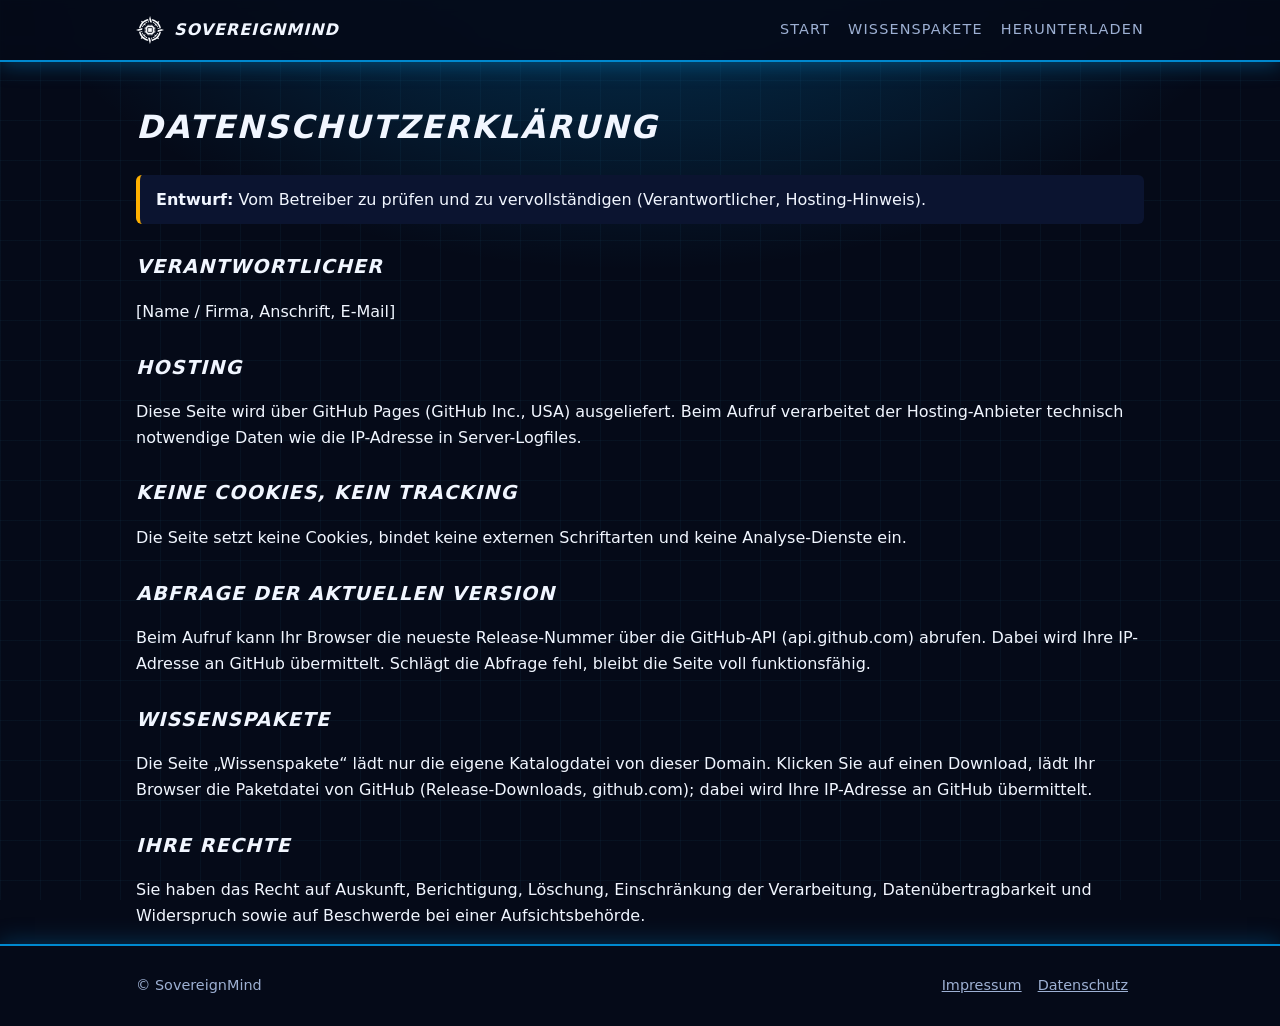
<file: datenschutz.html>
<!doctype html>
<html lang="de">
<head>
  <meta charset="utf-8">
  <meta name="viewport" content="width=device-width, initial-scale=1">
  <title>Datenschutz – SovereignMind</title>
  <meta name="robots" content="noindex">
  <link rel="icon" href="assets/logo.svg" type="image/svg+xml">
  <link rel="stylesheet" href="assets/style.css">
</head>
<body>
  <header class="site"><div class="wrap">
    <a class="brand" href="index.html"><img src="assets/logo.svg" alt="" width="28" height="28">SovereignMind</a>
    <nav class="main" aria-label="Hauptnavigation"><a href="index.html">Start</a><a href="wissenspakete.html">Wissenspakete</a><a href="download.html">Herunterladen</a></nav>
  </div></header>
  <main class="wrap legal">
    <h1>Datenschutzerklärung</h1>
    <div class="note warn"><strong>Entwurf:</strong> Vom Betreiber zu prüfen und zu vervollständigen (Verantwortlicher, Hosting-Hinweis).</div>
    <h2>Verantwortlicher</h2>
    <p>[Name / Firma, Anschrift, E-Mail]</p>
    <h2>Hosting</h2>
    <p>Diese Seite wird über GitHub Pages (GitHub Inc., USA) ausgeliefert. Beim Aufruf verarbeitet der Hosting-Anbieter technisch notwendige Daten wie die IP-Adresse in Server-Logfiles.</p>
    <h2>Keine Cookies, kein Tracking</h2>
    <p>Die Seite setzt keine Cookies, bindet keine externen Schriftarten und keine Analyse-Dienste ein.</p>
    <h2>Abfrage der aktuellen Version</h2>
    <p>Beim Aufruf kann Ihr Browser die neueste Release-Nummer über die GitHub-API (api.github.com) abrufen. Dabei wird Ihre IP-Adresse an GitHub übermittelt. Schlägt die Abfrage fehl, bleibt die Seite voll funktionsfähig.</p>
    <h2>Wissenspakete</h2>
    <p>Die Seite „Wissenspakete“ lädt nur die eigene Katalogdatei von dieser Domain. Klicken Sie auf einen Download, lädt Ihr Browser die Paketdatei von GitHub (Release-Downloads, github.com); dabei wird Ihre IP-Adresse an GitHub übermittelt.</p>
    <h2>Ihre Rechte</h2>
    <p>Sie haben das Recht auf Auskunft, Berichtigung, Löschung, Einschränkung der Verarbeitung, Datenübertragbarkeit und Widerspruch sowie auf Beschwerde bei einer Aufsichtsbehörde.</p>
  </main>
  <footer class="site"><div class="wrap">
    <span>© SovereignMind</span>
    <span><a href="impressum.html">Impressum</a><a href="datenschutz.html">Datenschutz</a></span>
  </div></footer>
</body>
</html>
</file>
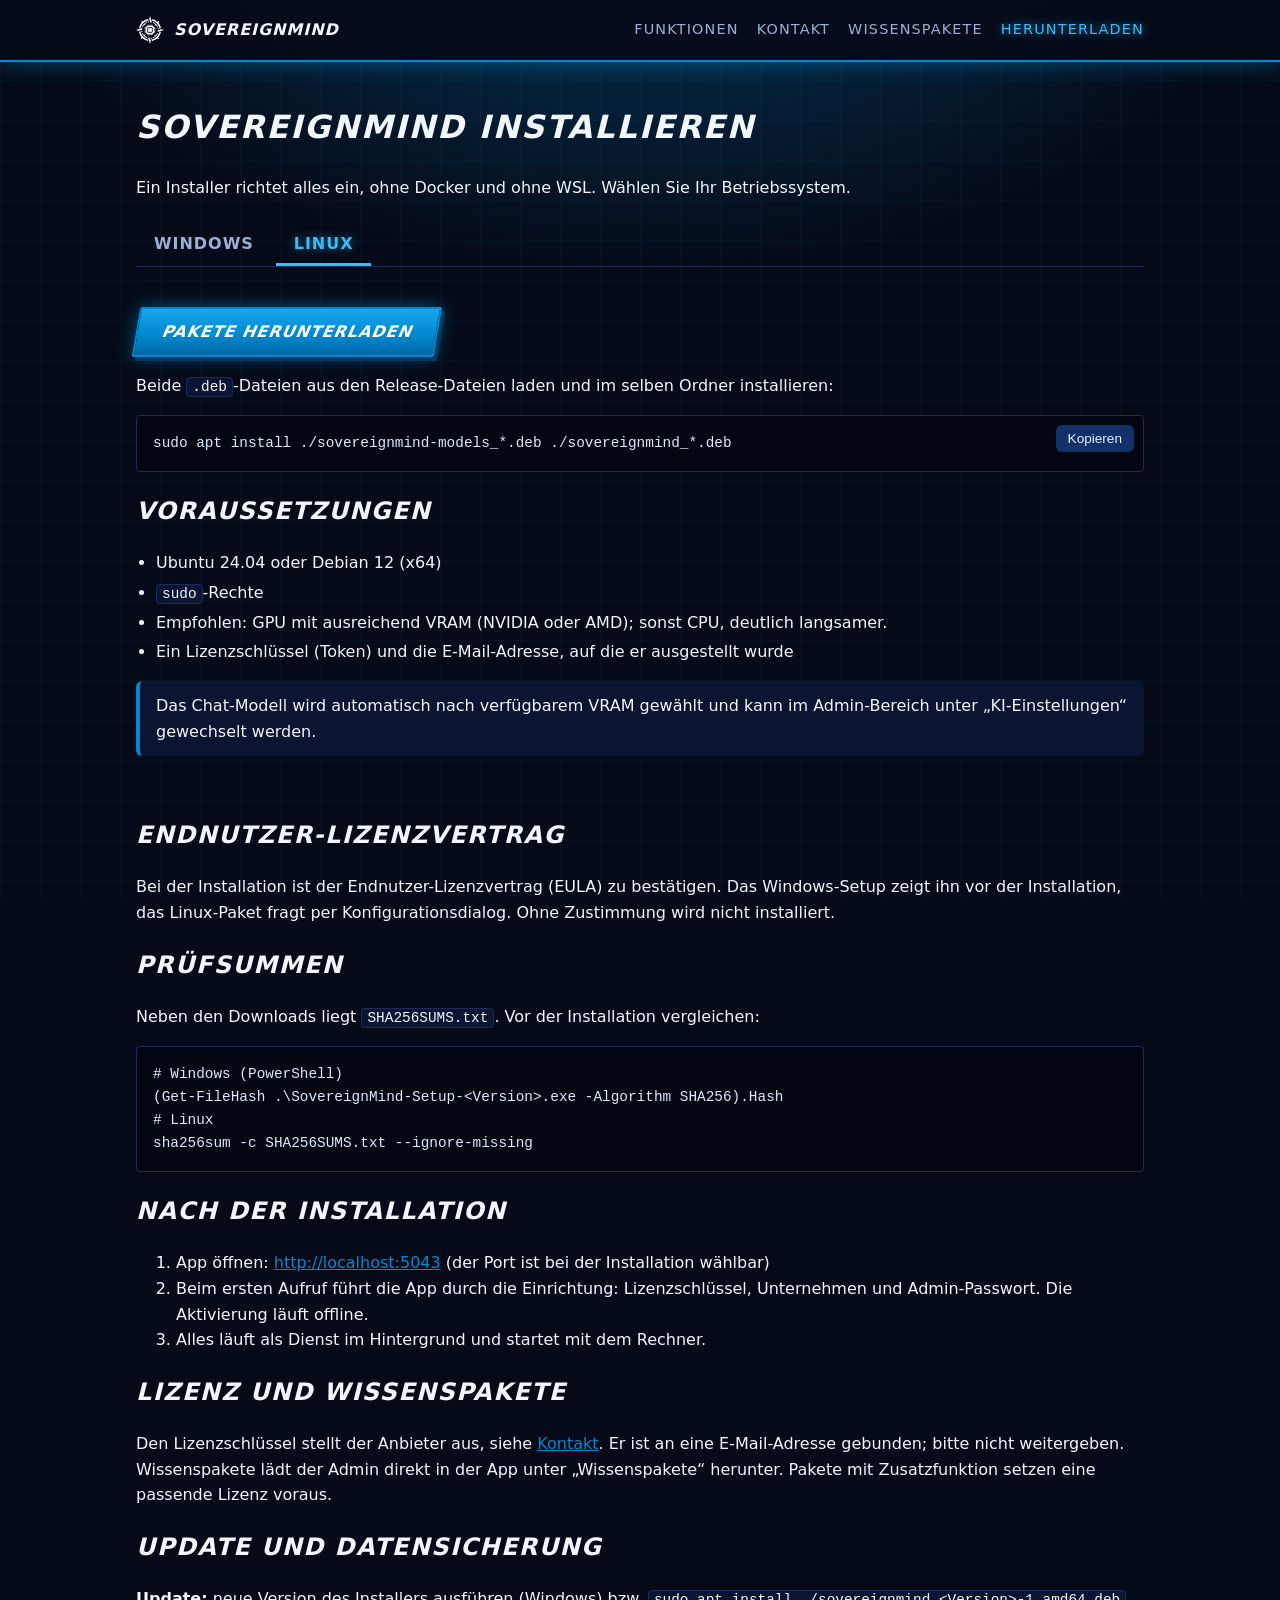
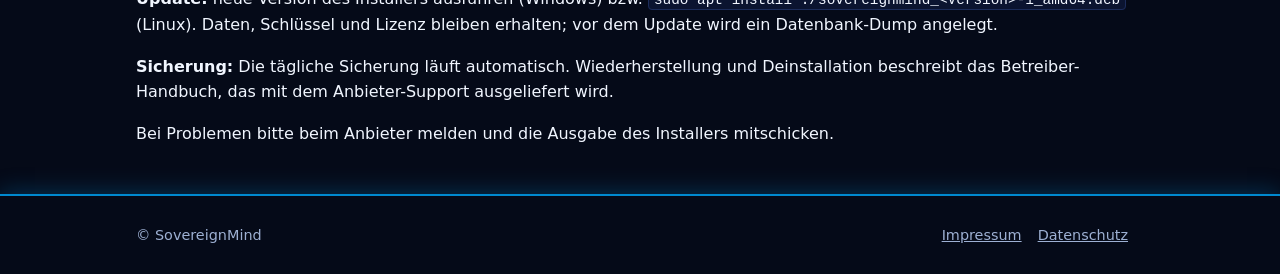
<file: download.html>
<!doctype html>
<html lang="de">
<head>
  <meta charset="utf-8">
  <meta name="viewport" content="width=device-width, initial-scale=1">
  <title>Herunterladen – SovereignMind</title>
  <meta name="description" content="SovereignMind installieren: Nativer Installer für Windows und Linux, ohne Docker.">
  <link rel="icon" href="assets/logo.svg" type="image/svg+xml">
  <link rel="stylesheet" href="assets/style.css">
</head>
<body>
  <a class="skip" href="#main">Zum Inhalt</a>
  <header class="site">
    <div class="wrap">
      <a class="brand" href="index.html"><img src="assets/logo.svg" alt="" width="28" height="28">SovereignMind</a>
      <nav class="main" aria-label="Hauptnavigation">
        <a href="index.html#funktionen">Funktionen</a>
        <a href="index.html#kontakt">Kontakt</a>
        <a href="wissenspakete.html">Wissenspakete</a>
        <a href="download.html" aria-current="page">Herunterladen</a>
      </nav>
    </div>
  </header>

  <main id="main" class="wrap">
    <h1 style="margin-top:40px">SovereignMind installieren</h1>
    <p>Ein Installer richtet alles ein, ohne Docker und ohne WSL. Wählen Sie Ihr Betriebssystem.</p>
    <p class="version" data-version hidden></p>

    <div class="tabs" role="tablist" aria-label="Betriebssystem">
      <button class="tab" role="tab" id="tab-windows" data-os="windows" aria-controls="panel-windows" aria-selected="false">Windows</button>
      <button class="tab" role="tab" id="tab-linux" data-os="linux" aria-controls="panel-linux" aria-selected="false">Linux</button>
    </div>

    <!-- Windows -->
    <div class="panel" role="tabpanel" id="panel-windows" aria-labelledby="tab-windows" hidden>
      <p><a class="btn" data-release href="#" rel="noopener">Installer herunterladen</a></p>
      <p>Die Datei <code>SovereignMind-Setup-&lt;Version&gt;.exe</code> aus den Release-Dateien laden und als Administrator ausführen.</p>
      <h2>Voraussetzungen</h2>
      <ul class="req">
        <li>Windows 10 (1809), Windows 11 oder Server 2019+ (x64)</li>
        <li>Administratorrechte</li>
        <li>Ollama und die KI-Modelle liefert der Installer mit; kein Internet für die Installation nötig</li>
        <li>Empfohlen: GPU mit ausreichend VRAM; ohne GPU läuft alles auf der CPU, deutlich langsamer.</li>
        <li>Ein Lizenzschlüssel (Token) und die E-Mail-Adresse, auf die er ausgestellt wurde</li>
      </ul>
      <div class="note">Optional: Der <strong>Hardware-Agent</strong> (Windows-Dienst für echte CPU-/RAM-/GPU-Werte im Hardware-Dashboard) ist im Setup als Aufgabe wählbar.</div>
    </div>

    <!-- Linux -->
    <div class="panel" role="tabpanel" id="panel-linux" aria-labelledby="tab-linux" hidden>
      <p><a class="btn" data-release href="#" rel="noopener">Pakete herunterladen</a></p>
      <p>Beide <code>.deb</code>-Dateien aus den Release-Dateien laden und im selben Ordner installieren:</p>
      <div class="cmd"><pre><code data-cmd="linux"></code></pre><button type="button" data-copy="linux">Kopieren</button></div>
      <h2>Voraussetzungen</h2>
      <ul class="req">
        <li>Ubuntu 24.04 oder Debian 12 (x64)</li>
        <li><code>sudo</code>-Rechte</li>
        <li>Empfohlen: GPU mit ausreichend VRAM (NVIDIA oder AMD); sonst CPU, deutlich langsamer.</li>
        <li>Ein Lizenzschlüssel (Token) und die E-Mail-Adresse, auf die er ausgestellt wurde</li>
      </ul>
      <div class="note">Das Chat-Modell wird automatisch nach verfügbarem VRAM gewählt und kann im Admin-Bereich unter „KI-Einstellungen“ gewechselt werden.</div>
    </div>

    <h2>Endnutzer-Lizenzvertrag</h2>
    <p>Bei der Installation ist der Endnutzer-Lizenzvertrag (EULA) zu bestätigen. Das Windows-Setup zeigt ihn vor der Installation, das Linux-Paket fragt per Konfigurationsdialog. Ohne Zustimmung wird nicht installiert.</p>

    <h2>Prüfsummen</h2>
    <p>Neben den Downloads liegt <code>SHA256SUMS.txt</code>. Vor der Installation vergleichen:</p>
    <div class="cmd"><pre><code># Windows (PowerShell)
(Get-FileHash .\SovereignMind-Setup-&lt;Version&gt;.exe -Algorithm SHA256).Hash
# Linux
sha256sum -c SHA256SUMS.txt --ignore-missing</code></pre></div>

    <h2>Nach der Installation</h2>
    <ol>
      <li>App öffnen: <a href="http://localhost:5043" rel="noopener">http://localhost:5043</a> (der Port ist bei der Installation wählbar)</li>
      <li>Beim ersten Aufruf führt die App durch die Einrichtung: Lizenzschlüssel, Unternehmen und Admin-Passwort. Die Aktivierung läuft offline.</li>
      <li>Alles läuft als Dienst im Hintergrund und startet mit dem Rechner.</li>
    </ol>

    <h2>Lizenz und Wissenspakete</h2>
    <p>Den Lizenzschlüssel stellt der Anbieter aus, siehe <a href="index.html#kontakt">Kontakt</a>. Er ist an eine E-Mail-Adresse gebunden; bitte nicht weitergeben.
      Wissenspakete lädt der Admin direkt in der App unter „Wissenspakete“ herunter. Pakete mit Zusatzfunktion setzen eine passende Lizenz voraus.</p>

    <h2>Update und Datensicherung</h2>
    <p><strong>Update:</strong> neue Version des Installers ausführen (Windows) bzw. <code>sudo apt install ./sovereignmind_&lt;Version&gt;-1_amd64.deb</code> (Linux). Daten, Schlüssel und Lizenz bleiben erhalten; vor dem Update wird ein Datenbank-Dump angelegt.</p>
    <p><strong>Sicherung:</strong> Die tägliche Sicherung läuft automatisch. Wiederherstellung und Deinstallation beschreibt das Betreiber-Handbuch, das mit dem Anbieter-Support ausgeliefert wird.</p>

    <p style="margin-bottom:48px">Bei Problemen bitte beim Anbieter melden und die Ausgabe des Installers mitschicken.</p>
  </main>

  <footer class="site">
    <div class="wrap">
      <span>© SovereignMind</span>
      <span><a href="impressum.html">Impressum</a><a href="datenschutz.html">Datenschutz</a></span>
    </div>
  </footer>
  <script src="assets/app.js" defer></script>
</body>
</html>
</file>
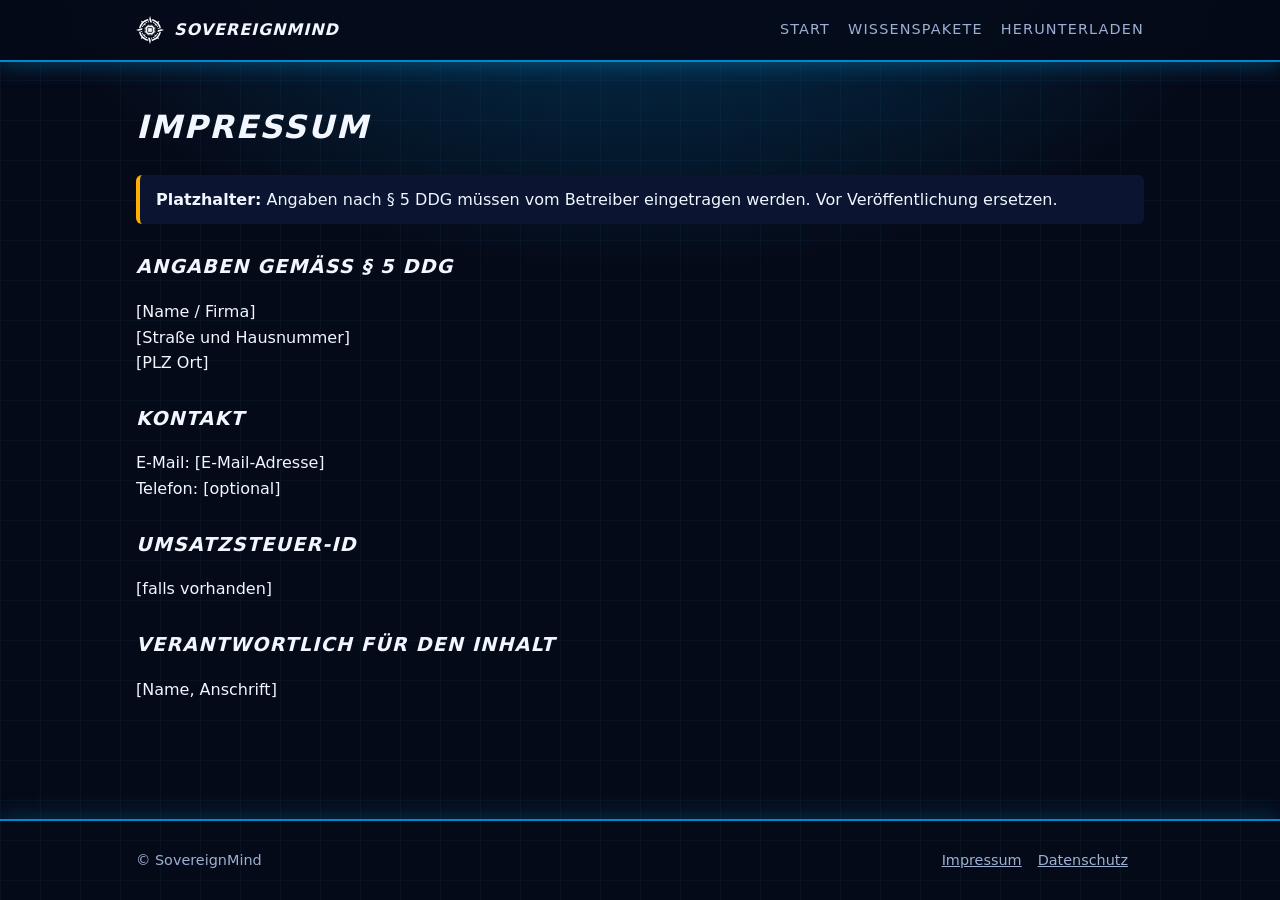
<file: impressum.html>
<!doctype html>
<html lang="de">
<head>
  <meta charset="utf-8">
  <meta name="viewport" content="width=device-width, initial-scale=1">
  <title>Impressum – SovereignMind</title>
  <meta name="robots" content="noindex">
  <link rel="icon" href="assets/logo.svg" type="image/svg+xml">
  <link rel="stylesheet" href="assets/style.css">
</head>
<body>
  <header class="site"><div class="wrap">
    <a class="brand" href="index.html"><img src="assets/logo.svg" alt="" width="28" height="28">SovereignMind</a>
    <nav class="main" aria-label="Hauptnavigation"><a href="index.html">Start</a><a href="wissenspakete.html">Wissenspakete</a><a href="download.html">Herunterladen</a></nav>
  </div></header>
  <main class="wrap legal">
    <h1>Impressum</h1>
    <div class="note warn"><strong>Platzhalter:</strong> Angaben nach § 5 DDG müssen vom Betreiber eingetragen werden. Vor Veröffentlichung ersetzen.</div>
    <h2>Angaben gemäß § 5 DDG</h2>
    <p>[Name / Firma]<br>[Straße und Hausnummer]<br>[PLZ Ort]</p>
    <h2>Kontakt</h2>
    <p>E-Mail: [E-Mail-Adresse]<br>Telefon: [optional]</p>
    <h2>Umsatzsteuer-ID</h2>
    <p>[falls vorhanden]</p>
    <h2>Verantwortlich für den Inhalt</h2>
    <p>[Name, Anschrift]</p>
  </main>
  <footer class="site"><div class="wrap">
    <span>© SovereignMind</span>
    <span><a href="impressum.html">Impressum</a><a href="datenschutz.html">Datenschutz</a></span>
  </div></footer>
</body>
</html>
</file>
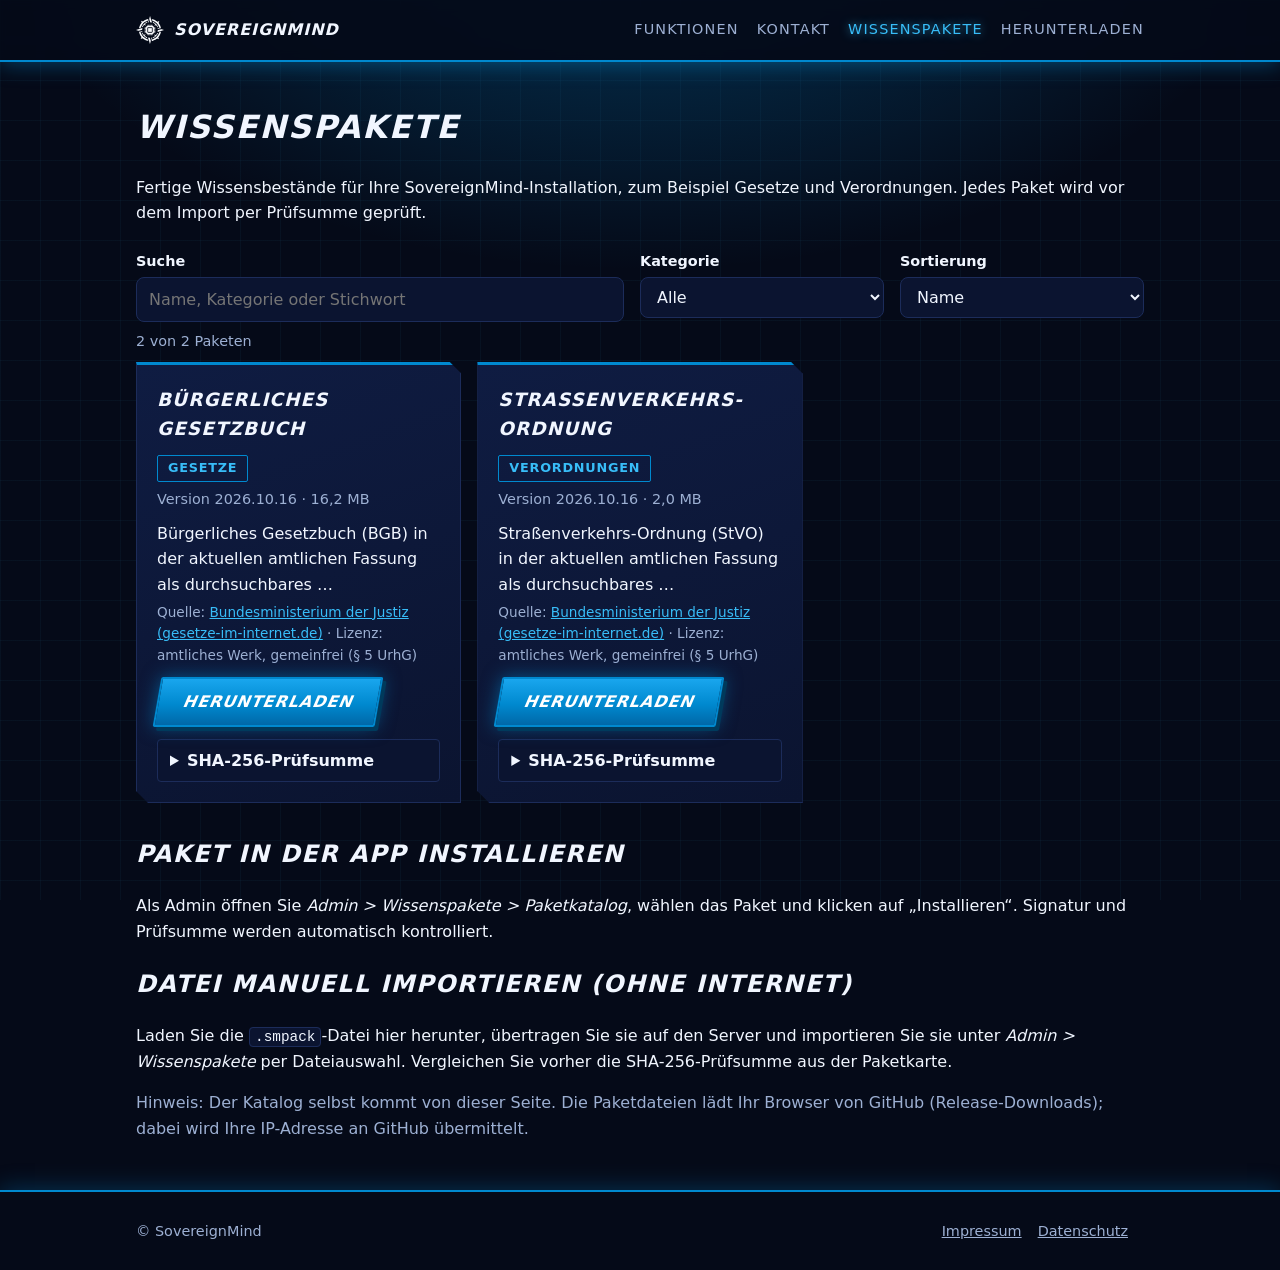
<file: wissenspakete.html>
<!doctype html>
<html lang="de">
<head>
  <meta charset="utf-8">
  <meta name="viewport" content="width=device-width, initial-scale=1">
  <title>Wissenspakete – SovereignMind</title>
  <meta name="description" content="Katalog der SovereignMind-Wissenspakete: durchsuchen, filtern und herunterladen.">
  <link rel="icon" href="assets/logo.svg" type="image/svg+xml">
  <link rel="stylesheet" href="assets/style.css">
</head>
<body>
  <a class="skip" href="#main">Zum Inhalt</a>
  <header class="site">
    <div class="wrap">
      <a class="brand" href="index.html"><img src="assets/logo.svg" alt="" width="28" height="28">SovereignMind</a>
      <nav class="main" aria-label="Hauptnavigation">
        <a href="index.html#funktionen">Funktionen</a>
        <a href="index.html#kontakt">Kontakt</a>
        <a href="wissenspakete.html" aria-current="page">Wissenspakete</a>
        <a href="download.html">Herunterladen</a>
      </nav>
    </div>
  </header>

  <main id="main" class="wrap">
    <h1 style="margin-top:40px">Wissenspakete</h1>
    <p>Fertige Wissensbestände für Ihre SovereignMind-Installation, zum Beispiel Gesetze und Verordnungen. Jedes Paket wird vor dem Import per Prüfsumme geprüft.</p>

    <noscript>
      <div class="note warn">Für den Katalog wird JavaScript benötigt. Die Rohdaten stehen in der <a href="packages/index.json">index.json</a>.</div>
    </noscript>

    <form class="pkg-controls" id="pkg-form" role="search" aria-label="Pakete durchsuchen" onsubmit="return false">
      <div class="field">
        <label for="pkg-q">Suche</label>
        <input type="search" id="pkg-q" autocomplete="off" placeholder="Name, Kategorie oder Stichwort">
      </div>
      <div class="field">
        <label for="pkg-cat">Kategorie</label>
        <select id="pkg-cat"><option value="">Alle</option></select>
      </div>
      <div class="field">
        <label for="pkg-sort">Sortierung</label>
        <select id="pkg-sort">
          <option value="name">Name</option>
          <option value="version">Neueste Version</option>
          <option value="size">Größe</option>
        </select>
      </div>
    </form>

    <p class="pkg-count" id="pkg-count" role="status" aria-live="polite"></p>
    <div class="pkg-error note warn" id="pkg-error" role="alert" hidden>
      Der Katalog konnte nicht geladen werden. Bitte Seite neu laden oder später erneut versuchen. Die Rohdaten stehen in der <a href="packages/index.json">index.json</a>.
    </div>
    <div class="pkg-empty" id="pkg-empty" hidden>
      <p>Keine Pakete gefunden.</p>
      <button type="button" class="btn secondary" id="pkg-reset">Filter zurücksetzen</button>
    </div>
    <div class="pkg-list" id="pkg-list"></div>

    <h2>Paket in der App installieren</h2>
    <p>Als Admin öffnen Sie <em>Admin &gt; Wissenspakete &gt; Paketkatalog</em>, wählen das Paket und klicken auf „Installieren“. Signatur und Prüfsumme werden automatisch kontrolliert.</p>

    <h2>Datei manuell importieren (ohne Internet)</h2>
    <p>Laden Sie die <code>.smpack</code>-Datei hier herunter, übertragen Sie sie auf den Server und importieren Sie sie unter <em>Admin &gt; Wissenspakete</em> per Dateiauswahl. Vergleichen Sie vorher die SHA-256-Prüfsumme aus der Paketkarte.</p>

    <p class="muted" style="margin-bottom:48px">Hinweis: Der Katalog selbst kommt von dieser Seite. Die Paketdateien lädt Ihr Browser von GitHub (Release-Downloads); dabei wird Ihre IP-Adresse an GitHub übermittelt.</p>
  </main>

  <footer class="site">
    <div class="wrap">
      <span>© SovereignMind</span>
      <span><a href="impressum.html">Impressum</a><a href="datenschutz.html">Datenschutz</a></span>
    </div>
  </footer>
  <script src="assets/packages.js" defer></script>
</body>
</html>
</file>
<file: assets/style.css>
:root {
  color-scheme: dark;
  --bg: #050a18;
  --surface: #0b1430;
  --text: #f1f6ff;
  --muted: #9db0d3;
  --border: #1c2c5a;
  --accent: #0089cf;          /* Markenblau */
  --accent-hi: #38bdf8;       /* Glow / Hover */
  --accent-text: #ffffff;
  --code-bg: #030712;
  --code-text: #dbeafe;
  --radius: 4px;
  --cut: 12px;                /* Eckenabschraegung wie die Kompassnadeln im Logo */
  --display: Bahnschrift, "Arial Narrow Bold", "Segoe UI", system-ui, sans-serif;
}
* { box-sizing: border-box; }
html { scroll-behavior: smooth; }
body {
  margin: 0;
  min-height: 100vh;
  display: flex;
  flex-direction: column;
  background:
    radial-gradient(900px 500px at 50% -80px, rgba(0,137,207,.35), transparent 70%),
    linear-gradient(rgba(56,189,248,.045) 1px, transparent 1px) 0 0 / 100% 40px,
    linear-gradient(90deg, rgba(56,189,248,.045) 1px, transparent 1px) 0 0 / 40px 100%,
    var(--bg);
  background-attachment: fixed;
  color: var(--text);
  font: 16px/1.6 system-ui, -apple-system, "Segoe UI", Roboto, sans-serif;
}
h1, h2, h3, .brand, .btn, .tab, .pkg-badge {
  font-family: var(--display);
  text-transform: uppercase;
  letter-spacing: .06em;
}
h1, h2 { font-weight: 800; font-style: italic; }
::selection { background: var(--accent); color: #fff; }
a { color: var(--accent); }
.wrap { max-width: 1040px; margin: 0 auto; padding: 0 16px; }
body > main { flex: 1 0 auto; width: 100%; }
body > footer.site { flex-shrink: 0; }
.skip { position: absolute; left: -999px; }
.skip:focus { left: 8px; top: 8px; background: var(--surface); padding: 8px; z-index: 10; }

header.site { border-bottom: 2px solid var(--accent); background: rgba(5,10,24,.92); box-shadow: 0 2px 22px rgba(0,137,207,.45); position: sticky; top: 0; z-index: 5; backdrop-filter: blur(6px); }
header.site .wrap { display: flex; align-items: center; justify-content: space-between; gap: 16px; min-height: 60px; flex-wrap: wrap; }
.brand { display: flex; align-items: center; gap: 10px; font-weight: 800; font-style: italic; color: var(--text); text-decoration: none; }
.brand img { width: 28px; height: 28px; }
nav.main { display: flex; gap: 18px; flex-wrap: wrap; align-items: center; }
nav.main a { color: var(--muted); text-decoration: none; font-family: var(--display); text-transform: uppercase; letter-spacing: .08em; font-size: .9rem; }
nav.main a:hover, nav.main a[aria-current="page"] { color: var(--accent-hi); text-shadow: 0 0 10px rgba(56,189,248,.7); }
nav.main a.btn, nav.main a.btn:hover { color: var(--accent-text); padding: 8px 18px; text-shadow: none; }

.btn {
  display: inline-block; padding: 10px 24px; border: 2px solid var(--accent); border-radius: 2px;
  background: linear-gradient(180deg, #19a6ee, var(--accent) 55%, #0068a8); color: var(--accent-text); font-weight: 800; font-style: italic;
  text-decoration: none; cursor: pointer; font-size: 1rem; transform: skewX(-10deg);
  box-shadow: 4px 4px 0 #003a5c, 0 0 18px rgba(0,137,207,.55); transition: transform .12s, box-shadow .12s, filter .12s;
}
.btn:hover { filter: brightness(1.12); transform: skewX(-10deg) translate(-1px,-1px); box-shadow: 5px 5px 0 #003a5c, 0 0 26px rgba(56,189,248,.8); }
.btn:active { transform: skewX(-10deg) translate(3px,3px); box-shadow: 1px 1px 0 #003a5c; }
.btn.secondary { background: transparent; color: var(--accent-hi); border-color: var(--accent-hi); box-shadow: 4px 4px 0 rgba(56,189,248,.25); }
.btn:focus-visible, .tab:focus-visible, summary:focus-visible { outline: 3px solid var(--accent); outline-offset: 2px; }

.hero { padding: 80px 0 64px; text-align: center; }
.hero-logo { display: block; width: clamp(340px, 30vw, 240px); height: auto; margin: 0 auto 28px;
  filter: drop-shadow(0 0 12px rgba(37,99,235,.55)) drop-shadow(0 0 4px rgba(56,189,248,.7)); }
.hero h1 { font-size: clamp(1.9rem, 5vw, 3.2rem); line-height: 1.15; margin: 0 0 16px; text-shadow: 3px 3px 0 #003a5c, 0 0 28px rgba(0,137,207,.6); }
.hero p { max-width: 680px; margin: 0 auto 28px; color: var(--muted); font-size: 1.1rem; }
.hero .actions { display: flex; gap: 12px; justify-content: center; flex-wrap: wrap; }
.version { margin-top: 14px; color: var(--muted); font-size: .9rem; }

section.block { padding: 56px 0; border-top: 1px solid var(--border); }
section.block h2 { margin: 0 0 10px; font-size: 1.7rem; padding-left: 14px; border-left: 6px solid var(--accent); }
section.block > .wrap > p.lead { color: var(--muted); max-width: 720px; margin: 0 0 28px; }

.grid { display: grid; gap: 16px; grid-template-columns: repeat(auto-fit, minmax(260px, 1fr)); }
.card { background: linear-gradient(160deg, #0f1c42, var(--surface)); border: 1px solid var(--border); border-top: 3px solid var(--accent); border-radius: 0; padding: 20px; clip-path: polygon(0 0, calc(100% - var(--cut)) 0, 100% var(--cut), 100% 100%, var(--cut) 100%, 0 calc(100% - var(--cut))); transition: border-color .15s, transform .15s; }
.card:hover { border-color: var(--accent-hi); transform: translateY(-3px); }
.card h3 { margin: 0 0 6px; font-size: 1.05rem; color: var(--accent-hi); }
.card p { margin: 0; color: var(--muted); }

.arch { background: var(--surface); box-shadow: 0 0 30px rgba(0,137,207,.2); border: 1px solid var(--border); border-radius: var(--radius); padding: 16px; }
.arch img { width: 100%; height: auto; display: block; }

.shots { display: grid; gap: 16px; grid-template-columns: repeat(auto-fill, minmax(280px, 1fr)); }
.shot { margin: 0; }
.shot > a, .shot > button { display: block; width: 100%; padding: 0; border: 0; background: none; cursor: zoom-in; border-radius: var(--radius); }
.shot > button:focus-visible, .shot > a:focus-visible { outline: 3px solid var(--accent); outline-offset: 2px; }
.shot img { display: block; width: 100%; height: auto; aspect-ratio: 16 / 10; object-fit: cover; object-position: top; border: 1px solid var(--border); border-radius: var(--radius); background: var(--surface); transition: transform .15s, box-shadow .15s; }
.shot > button:hover img, .shot > a:hover img { transform: translateY(-2px); box-shadow: 0 0 22px rgba(56,189,248,.6); }
.shot.portrait img { object-fit: contain; }
.shot figcaption { margin-top: 8px; text-align: center; color: var(--muted); font-size: .9rem; }

.gallery-controls { display: flex; flex-wrap: wrap; gap: 12px 24px; margin-bottom: 20px; }
.seg { display: inline-flex; border: 1px solid var(--border); border-radius: 8px; overflow: hidden; }
.seg button { background: var(--surface); color: var(--muted); border: 0; padding: 8px 16px; font: inherit; font-family: var(--display); text-transform: uppercase; letter-spacing: .06em; font-weight: 700; cursor: pointer; }
.seg button + button { border-left: 1px solid var(--border); }
.seg button[aria-pressed="true"] { background: var(--accent); color: var(--accent-text); }
.seg button:focus-visible { outline: 3px solid var(--accent); outline-offset: -3px; }

.lightbox { border: 0; padding: 0; background: transparent; width: 100vw; height: 100vh; max-width: none; max-height: none; color: #fff; }
.lightbox[open] { display: flex; align-items: center; justify-content: center; gap: 8px; }
.lightbox::backdrop { background: rgba(8, 11, 18, .9); }
.lightbox figure { margin: 0; max-width: calc(100vw - 120px); text-align: center; }
.lightbox img { max-width: 100%; max-height: calc(100vh - 90px); width: auto; height: auto; border-radius: var(--radius); background: var(--surface); }
.lightbox figcaption { margin-top: 10px; font-size: .95rem; }
.lb-close, .lb-nav { background: rgba(255,255,255,.14); color: #fff; border: 0; border-radius: 50%; width: 44px; height: 44px; font-size: 1.8rem; line-height: 1; cursor: pointer; flex: none; }
.lb-close:hover, .lb-nav:hover { background: rgba(255,255,255,.28); }
.lb-close:focus-visible, .lb-nav:focus-visible { outline: 3px solid #fff; }
.lb-close { position: absolute; top: 16px; right: 16px; }
@media (max-width: 600px) {
  .lightbox figure { max-width: 100vw; }
  .lb-nav { position: absolute; bottom: 16px; }
  .lb-prev { left: 16px; }
  .lb-next { right: 16px; }
  .lightbox img { max-height: calc(100vh - 140px); }
}

/* Download */
.tabs { display: flex; gap: 4px; border-bottom: 1px solid var(--border); margin-top: 24px; flex-wrap: wrap; }
.tab {
  background: none; border: 0; border-bottom: 3px solid transparent; color: var(--muted);
  padding: 10px 18px; font-size: 1rem; cursor: pointer; font-weight: 600;
}
.tab[aria-selected="true"] { color: var(--accent-hi); border-bottom-color: var(--accent-hi); text-shadow: 0 0 10px rgba(56,189,248,.6); }
.panel { padding: 24px 0; }
.cmd { position: relative; margin: 12px 0 20px; }
.cmd pre {
  border: 1px solid var(--border); margin: 0; background: var(--code-bg); color: var(--code-text); border-radius: var(--radius);
  padding: 16px 96px 16px 16px; overflow-x: auto; font: .9rem/1.6 ui-monospace, "Cascadia Code", Consolas, monospace;
}
.cmd button {
  position: absolute; top: 10px; right: 10px; background: #12306a; color: #e6edf7; border: 0;
  border-radius: 6px; padding: 6px 12px; cursor: pointer; font-size: .85rem;
}
.cmd button:hover { background: var(--accent); }
ul.req { padding-left: 20px; }
ul.req li { margin: 4px 0; }
.note { background: var(--surface); border-left: 4px solid var(--accent); padding: 12px 16px; border-radius: 6px; margin: 16px 0; }
.warn { border-left-color: #ffb000; }
code { font-family: ui-monospace, Consolas, monospace; background: var(--surface); border: 1px solid var(--border); padding: 1px 5px; border-radius: 4px; font-size: .9em; }
.cmd pre code { background: none; border: 0; padding: 0; font-size: inherit; }
table { width: 100%; border-collapse: collapse; margin: 12px 0; }
th, td { text-align: left; padding: 8px 10px; border-bottom: 1px solid var(--border); vertical-align: top; }
details { background: var(--surface); border: 1px solid var(--border); border-radius: var(--radius); padding: 12px 16px; margin: 16px 0; }
summary { cursor: pointer; font-weight: 600; }
.overflow { overflow-x: auto; }

footer.site { border-top: 2px solid var(--accent); box-shadow: 0 -2px 22px rgba(0,137,207,.3); padding: 28px 0; color: var(--muted); font-size: .9rem; }
footer.site .wrap { display: flex; justify-content: space-between; gap: 16px; flex-wrap: wrap; }
footer.site a { color: var(--muted); margin-right: 16px; }

.legal h1 { margin-top: 40px; }
.legal h2 { margin-top: 28px; font-size: 1.2rem; }

/* Wissenspakete */
.pkg-controls { display: grid; gap: 12px 16px; grid-template-columns: 2fr 1fr 1fr; margin: 24px 0 8px; }
.pkg-controls .field { display: flex; flex-direction: column; gap: 4px; }
.pkg-controls label { font-weight: 600; font-size: .9rem; }
.pkg-controls input, .pkg-controls select {
  font: inherit; padding: 9px 12px; border: 1px solid var(--border); border-radius: 8px;
  background: var(--surface); color: var(--text); width: 100%;
}
.pkg-controls input:focus-visible, .pkg-controls select:focus-visible, .pkg-hash a:focus-visible, .pkg a:focus-visible { outline: 3px solid var(--accent); outline-offset: 2px; }
.pkg-count { color: var(--muted); font-size: .9rem; min-height: 1.6em; margin: 8px 0; }
.pkg-list { display: grid; gap: 16px; grid-template-columns: repeat(auto-fill, minmax(320px, 1fr)); margin-bottom: 32px; }
.pkg-head { display: flex; justify-content: space-between; align-items: flex-start; gap: 12px; flex-wrap: wrap; }
.pkg-name { margin: 0; font-size: 1.15rem; }
.pkg-badge { font-size: .8rem; font-weight: 700; color: var(--accent-hi); border: 1px solid var(--accent); border-radius: 2px; padding: 2px 10px; }
.pkg .pkg-meta { margin: 6px 0 10px; font-size: .9rem; }
.pkg p { color: var(--text); }
.pkg .pkg-meta { color: var(--muted); }
.pkg .pkg-desc { margin: 0 0 4px; }
.pkg .pkg-facts { margin: 0 0 10px; font-size: .85rem; color: var(--muted); overflow-wrap: anywhere; }
.pkg .pkg-facts a { color: var(--accent-hi); }
.pkg .pkg-desc-toggle { cursor: pointer; }
.pkg .pkg-desc-toggle:hover { color: var(--accent-hi); }
.pkg .pkg-desc-toggle:focus-visible { outline: 3px solid var(--accent); outline-offset: 2px; }
.pkg-actions { margin: 24px 0 0; }
.pkg details { margin: 12px 0 0; padding: 8px 12px; }
.pkg .cmd { margin: 8px 0 4px; }
.pkg .cmd pre { white-space: pre-wrap; word-break: break-all; }
.pkg-older-list { margin: 8px 0 0; padding-left: 20px; }
.pkg-empty { text-align: center; padding: 32px 0; }
.muted { color: var(--muted); }
@media (max-width: 640px) {
  .pkg-controls { grid-template-columns: 1fr; }
  .pkg-list { grid-template-columns: 1fr; }
}

.block h3.sub { margin: 40px 0 8px; font-size: 1.25rem; color: var(--text, inherit); }
.block h3.sub:first-of-type { margin-top: 24px; }
</file>
<file: assets/demo.css>
.demo { --cut: 10px; background: var(--bg); border: 1px solid var(--border); border-radius: 8px; overflow: hidden; max-width: 860px; }
.demo-tabs { display: flex; flex-wrap: wrap; gap: 8px; padding: 12px; border-bottom: 1px solid var(--border); background: var(--surface); }
.demo-tabs button { display: flex; align-items: center; gap: 10px; background: transparent; color: var(--text); border: 1px solid var(--border); border-radius: 999px; padding: 4px 14px 4px 4px; cursor: pointer; font: inherit; text-align: left; }
.demo-tabs button[aria-selected="true"] { border-color: var(--accent-hi); background: rgba(56, 189, 248, .12); }
.demo-tabs img { width: 36px; height: 36px; border-radius: 50%; object-fit: cover; flex: none; }
.demo-tabs small { display: block; color: var(--muted); font-size: .78rem; }

.demo-chat { background-image: linear-gradient(rgba(56, 189, 248, .05) 1px, transparent 1px), linear-gradient(90deg, rgba(56, 189, 248, .05) 1px, transparent 1px); background-size: 32px 32px; }
.chat-head { display: flex; align-items: center; justify-content: center; flex-wrap: wrap; gap: 8px; padding: 10px 12px; font-size: .85rem; color: var(--muted); border-top: 2px solid var(--accent); border-bottom: 1px solid var(--border); background: rgba(11, 20, 48, .7); }
.chat-head img { width: 28px; height: 28px; border-radius: 50%; object-fit: cover; }
.chat-head b { color: var(--text); }
.chat-head .role { color: var(--accent-hi); }
.chat-body { padding: 24px 20px; display: flex; flex-direction: column; gap: 18px; }

.msg { display: flex; gap: 10px; }
.msg.user { align-self: flex-end; max-width: 80%; }
.msg.bot { max-width: 94%; }
.msg > img { width: 36px; height: 36px; border-radius: 50%; object-fit: cover; flex: none; }
.msg .col { min-width: 0; }
.msg .who { font-size: .8rem; margin-bottom: 4px; }
.msg .who b { color: var(--text); }
.msg .who span { color: var(--muted); }
.msg .bubble { padding: 12px 16px; clip-path: polygon(0 0, calc(100% - var(--cut)) 0, 100% var(--cut), 100% 100%, 0 100%); }
.msg.user .bubble { background: linear-gradient(135deg, #0b6fb0, var(--accent)); color: #fff; }
.msg.bot .bubble { background: #0b1230; border-left: 3px solid var(--accent-hi); }
.msg .bubble p { margin: 0 0 6px; }
.msg .bubble ul { margin: 0 0 8px; padding-left: 20px; }
.msg .bubble li { margin: 2px 0; }
.msg .src { margin-top: 8px; font-size: .82rem; color: var(--muted); }

.player { display: flex; align-items: center; gap: 12px; margin-top: 10px; max-width: 380px; }
.pl-btn { background: none; border: 0; color: var(--accent-hi); cursor: pointer; font-size: .9rem; width: 24px; padding: 0; }
.pl-bar { flex: 1; height: 4px; background: var(--border); border-radius: 2px; position: relative; }
.pl-fill { height: 100%; width: 0; background: var(--accent-hi); border-radius: 2px; }
.pl-time { font-size: .8rem; color: var(--muted); white-space: nowrap; }

.demo-note { color: var(--muted); font-size: .85rem; padding: 10px 16px 14px; margin: 0; background: var(--surface); }
.voices { max-width: 860px; margin-top: 20px; }
.voices h4 { margin: 0 0 10px; }
.voices .demo-note { padding: 8px 0 0; background: none; }
.voice-row { display: grid; gap: 12px; grid-template-columns: repeat(auto-fit, minmax(240px, 1fr)); }
.voice-row figure { margin: 0; }
.voice-row figcaption { color: var(--muted); margin-bottom: 4px; }
.voice-row audio { width: 100%; }
</file>
<file: praesentation/site.css>
:root {
  --bg: #050a18;
  --surface: #0b1430;
  --text: #f1f6ff;
  --muted: #9db0d3;
  --border: #1c2c5a;
  --accent: #0089cf;
  --accent-hi: #38bdf8;
  --cut: 20px;
  --display: Bahnschrift, "Arial Narrow Bold", "Segoe UI", system-ui, sans-serif;
}
* { box-sizing: border-box; }
html, body { height: 100%; }
body {
  margin: 0; overflow: hidden; background: var(--bg); color: var(--text);
  font: 16px/1.5 system-ui, -apple-system, "Segoe UI", Roboto, sans-serif;
}

/* Bühne: feste Fläche 1920x1080, per JS skaliert */
#stage {
  position: absolute; left: 50%; top: calc(50% - 22px); width: 1920px; height: 1080px;
  transform: translate(-50%, -50%) scale(var(--scale, 1));
  background:
    radial-gradient(1500px 800px at 50% -160px, rgba(0,137,207,.35), transparent 70%),
    linear-gradient(rgba(56,189,248,.045) 1px, transparent 1px) 0 0 / 100% 80px,
    linear-gradient(90deg, rgba(56,189,248,.045) 1px, transparent 1px) 0 0 / 80px 100%,
    var(--bg);
  box-shadow: 0 0 60px rgba(0,137,207,.25);
}
.slide {
  position: absolute; inset: 0; display: none; overflow: hidden;
  padding: 128px 128px 160px; flex-direction: column; gap: 48px;
}
.slide.active { display: flex; }
.slide.alt { background: rgba(11,20,48,.88); }
.slide.statement { background: linear-gradient(160deg, #19a6ee, var(--accent) 45%, #006aa6); justify-content: center; padding-bottom: 128px; }
.slide.cover { justify-content: space-between; padding-bottom: 128px; }

h1, h2, h3, .num {
  font-family: var(--display); text-transform: uppercase; letter-spacing: .06em;
  font-weight: 800; font-style: italic; margin: 0;
}
h2 { font-size: 72px; line-height: 1.05; text-shadow: 4px 4px 0 #003a5c; }
h3 { font-size: 40px; line-height: 1.1; color: var(--accent-hi); }
p { margin: 0; }
.eyebrow { font-size: 28px; font-weight: 600; letter-spacing: 3px; text-transform: uppercase; color: var(--accent-hi); }
.head { display: flex; flex-direction: column; gap: 20px; }
.lead { font-size: 36px; line-height: 1.4; color: var(--muted); max-width: 1500px; }

/* Karten wie auf der Webseite: abgeschrägte Ecke, blaue Oberkante */
.row { display: flex; gap: 32px; }
.card {
  flex: 1; display: flex; flex-direction: column; gap: 16px; padding: 40px;
  background: linear-gradient(160deg, #0f1c42, var(--surface));
  border: 1px solid var(--border); border-top: 4px solid var(--accent);
  clip-path: polygon(0 0, calc(100% - var(--cut)) 0, 100% var(--cut), 100% 100%, var(--cut) 100%, 0 calc(100% - var(--cut)));
}
.card p { font-size: 28px; line-height: 1.4; color: var(--muted); }
.card ul { margin: 0; padding-left: 28px; font-size: 28px; line-height: 1.5; color: var(--muted); }
.card.tight { padding: 24px; gap: 8px; }
.card.tight h3 { font-size: 36px; }
.card.tight p { font-size: 26px; line-height: 1.3; }
.card .tag { font-size: 28px; font-weight: 600; color: var(--accent-hi); }
.card h3.big { font-size: 52px; color: var(--text); }
.num { font-size: 120px; line-height: 1; color: var(--accent-hi); text-shadow: 0 0 24px rgba(56,189,248,.5); }
.num.sm { font-size: 96px; }
.card h3.w { color: var(--text); }

/* Architektur */
.stackcol { display: flex; flex-direction: column; align-items: center; gap: 12px; }
.box { width: 900px; display: flex; flex-direction: column; align-items: center; padding: 20px 40px; background: var(--surface); border: 2px solid var(--accent-hi); box-shadow: 0 0 24px rgba(0,137,207,.35); }
.box.hi { background: var(--accent); }
.box h3 { color: #fff; }
.box p { font-size: 28px; color: #e6f4fc; }
.arrow { font-size: 44px; line-height: 1; color: var(--accent-hi); }

/* Tabelle */
.t { width: 100%; border-collapse: collapse; font-size: 28px; }
.t th { text-align: left; font-family: var(--display); text-transform: uppercase; letter-spacing: .06em; color: var(--accent-hi); border-bottom: 2px solid var(--accent); padding: 8px 14px; }
.t td { padding: 5px 14px; border-bottom: 1px solid var(--border); }
.t td:first-child { color: var(--accent-hi); }
.t td:last-child { color: var(--muted); }
.t th:nth-child(1) { width: 16%; } .t th:nth-child(2) { width: 34%; }

/* Titel- und Abschlussfolie */
.pills { display: flex; gap: 24px; }
.pill { padding: 12px 28px; font-size: 28px; color: var(--accent-hi); border: 2px solid var(--accent-hi); border-radius: 2px; }
.cover-main { display: flex; align-items: center; gap: 80px; }
.cover-main img { width: 420px; height: 420px; filter: drop-shadow(0 0 16px rgba(37,99,235,.6)) drop-shadow(0 0 5px rgba(56,189,248,.7)); }
.cover h1 { font-size: 118px; line-height: 1; text-shadow: 6px 6px 0 #003a5c, 0 0 40px rgba(0,137,207,.6); }
.cover .lead { width: 960px; font-size: 40px; margin-top: 32px; }
.statement h2 { font-size: 130px; line-height: 1.02; max-width: 1500px; text-shadow: 6px 6px 0 #004a75; }
.statement .eyebrow, .statement .sub { color: #e6f4fc; }
.statement .sub { font-size: 44px; line-height: 1.3; max-width: 1300px; }
.statement ul { margin: 0; padding-left: 52px; font-size: 44px; line-height: 1.5; max-width: 1500px; }
.statement .stmt-body { display: flex; flex-direction: column; gap: 48px; }
.statement .end-foot { display: flex; align-items: center; justify-content: space-between; font-size: 28px; color: #e6f4fc; }
.statement .end-foot img { width: 96px; height: 96px; }
.slide.statement.split { justify-content: space-between; }

/* Fuß: Seitentitel links, Logo und Nummer rechts */
.foot { position: absolute; left: 128px; right: 128px; bottom: 56px; height: 56px; display: flex; align-items: center; justify-content: space-between; font-size: 24px; color: var(--muted); }
.foot .r { display: flex; align-items: center; gap: 20px; }
.foot img { width: 56px; height: 56px; }

/* Navigation */
nav.ctl {
  position: fixed; bottom: 0; left: 0; width: 100%; height: 44px; display: flex; align-items: center; justify-content: center; gap: 10px;
  background: rgba(5,10,24,.96); border-top: 2px solid var(--accent); box-shadow: 0 -2px 18px rgba(0,137,207,.4); z-index: 5;
}
nav.ctl button, nav.ctl select, nav.ctl a {
  font: 13px var(--display); text-transform: uppercase; letter-spacing: .06em; color: var(--text); background: var(--surface);
  border: 1px solid var(--border); border-radius: 2px; padding: 5px 12px; cursor: pointer; text-decoration: none;
}
nav.ctl button:hover:not(:disabled), nav.ctl a:hover { border-color: var(--accent-hi); color: var(--accent-hi); }
nav.ctl button:focus-visible, nav.ctl select:focus-visible, nav.ctl a:focus-visible { outline: 3px solid var(--accent); outline-offset: 2px; }
nav.ctl button:disabled { opacity: .3; cursor: default; }
nav.ctl select { max-width: 320px; }
#status { font-size: 13px; color: var(--muted); min-width: 56px; text-align: center; }
@media (max-width: 700px) { #picker, #exit { display: none; } }

/* Übersicht (?overview) */
body.overview { overflow: auto; height: auto; }
body.overview #stage { position: static; transform: none; width: auto; height: auto; display: grid; grid-template-columns: repeat(2, 960px); gap: 16px; padding: 16px; background: #02050f; box-shadow: none; }
body.overview .slide { position: relative; display: flex; inset: auto; width: 1920px; height: 1080px; transform: scale(.5); transform-origin: top left; margin: 0 -960px -540px 0; }
body.overview nav.ctl { display: none; }

@media print {
  body { overflow: visible; height: auto; }
  #stage { position: static; transform: none; width: 1920px; height: auto; background: var(--bg); box-shadow: none; }
  .slide { position: relative; display: flex; width: 1920px; height: 1080px; break-after: page; }
  nav.ctl { display: none; }
  @page { size: 1920px 1080px; margin: 0; }
}
</file>
